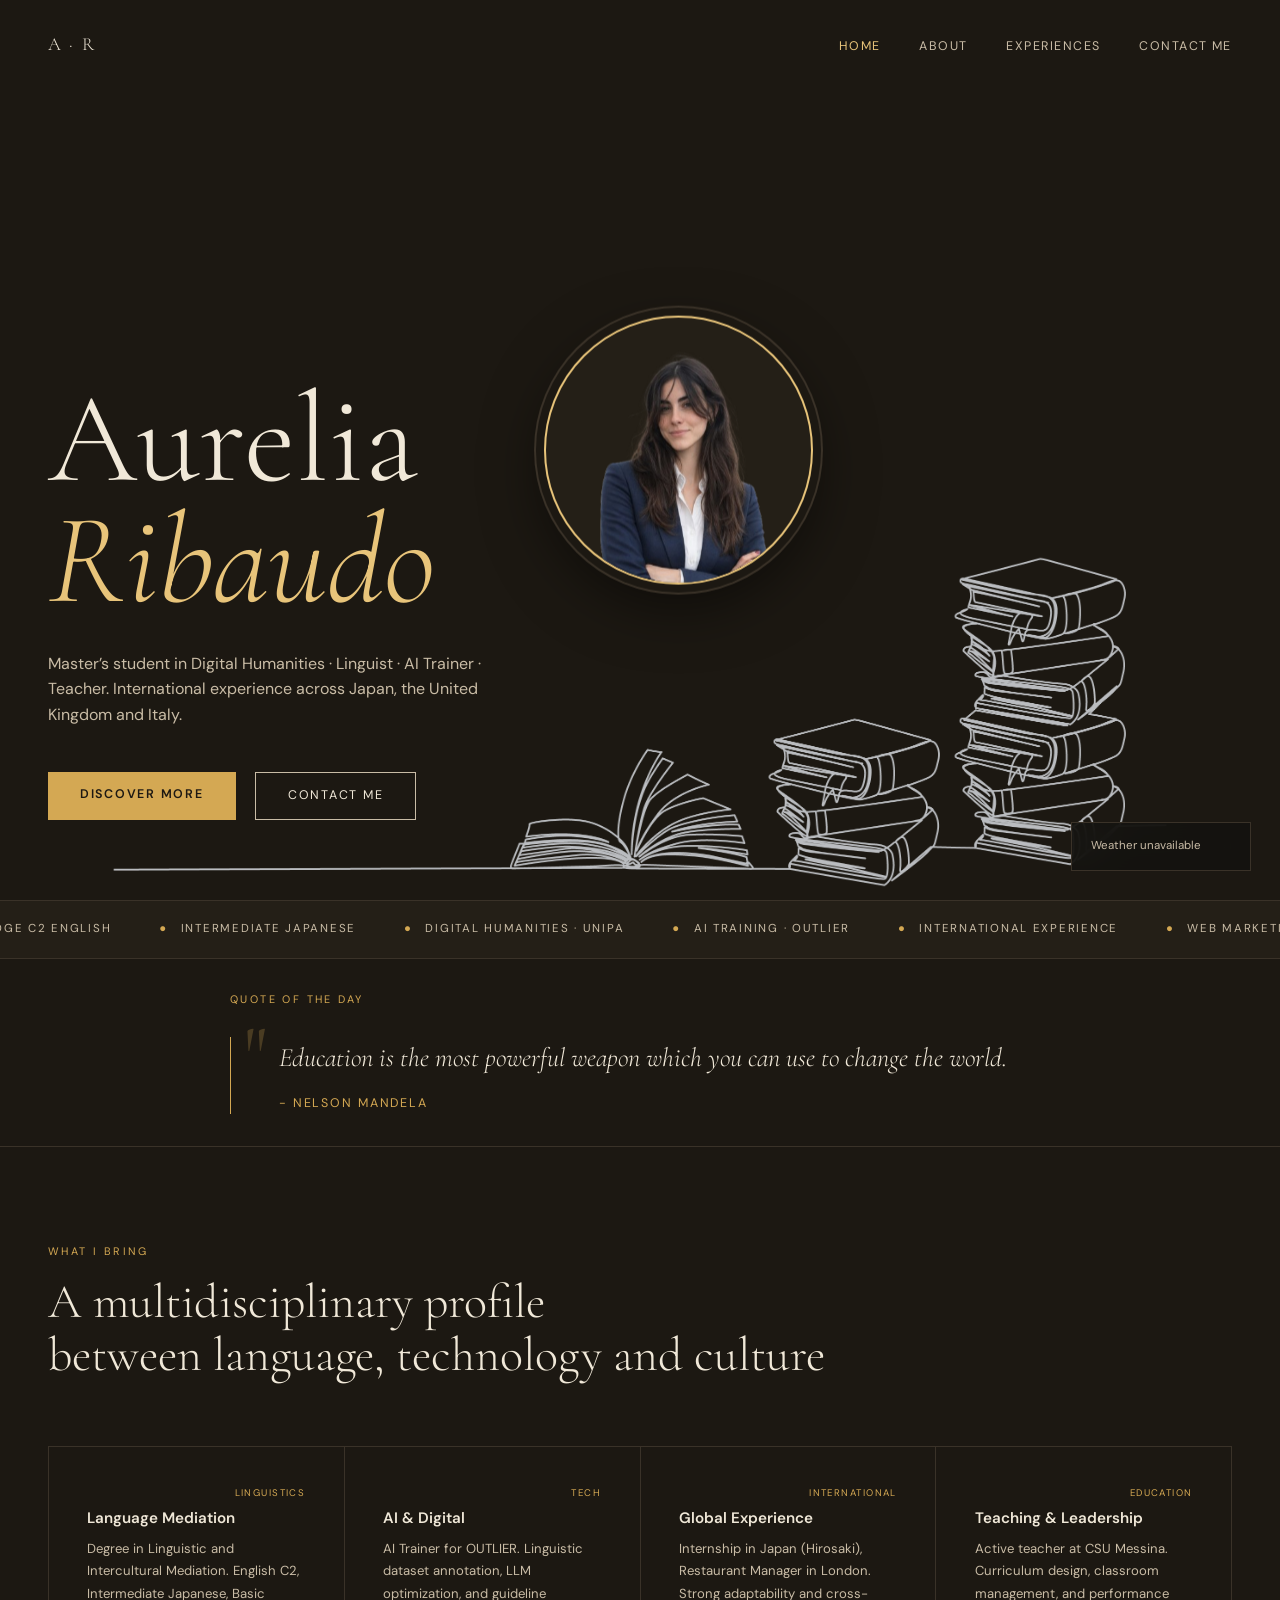
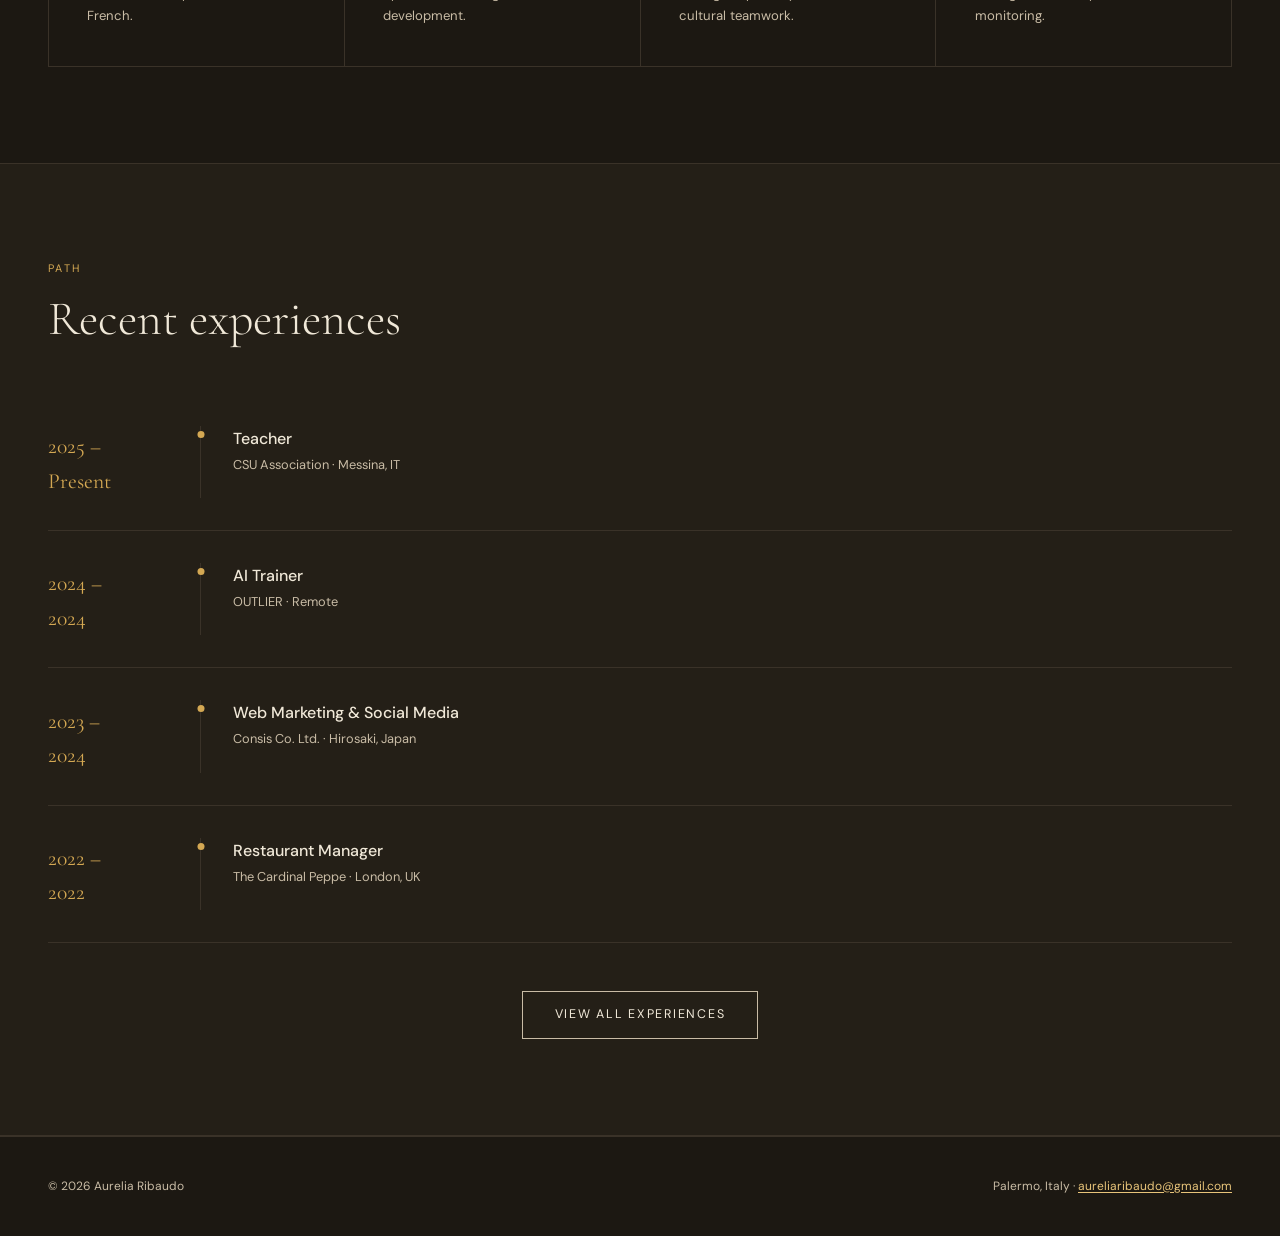
<file: index.html>
<!DOCTYPE html>
<html lang="en">
<head>
  <meta charset="UTF-8">
  <meta name="viewport" content="width=device-width, initial-scale=1.0">
  <title>Aurelia Ribaudo — Portfolio</title>
  <link rel="preconnect" href="https://fonts.googleapis.com">
  <link rel="preconnect" href="https://fonts.gstatic.com" crossorigin>
  <link href="https://fonts.googleapis.com/css2?family=Cormorant+Garamond:ital,wght@0,300;0,400;0,600;1,300;1,400&family=DM+Sans:wght@300;400;500&display=swap" rel="stylesheet">
  <link rel="stylesheet" href="css/global.css">
  <link rel="stylesheet" href="css/index.css">
  <!-- Privacy-friendly analytics by Plausible -->
  <script async src="https://plausible.io/js/pa-ynJrU2g9tJobPeS5Tlt5-.js"></script>
  <script>
    window.plausible=window.plausible||function(){(plausible.q=plausible.q||[]).push(arguments)},plausible.init=plausible.init||function(i){plausible.o=i||{}};
    plausible.init()
  </script>
</head>
<body>
<a class="skip-link" href="#main-content">Skip to main content</a>

<!-- NAV -->
<nav id="main-nav" aria-label="Main navigation">
  <a href="index.html" class="nav-logo">A · R<span class="sr-only">, Aurelia Ribaudo home page</span></a>
  <ul class="nav-links">
    <li><a href="index.html" class="active" aria-current="page">Home</a></li>
    <li><a href="about.html">About</a></li>
    <li><a href="projects.html">Experiences</a></li>
    <li><a href="contact.html">Contact me</a></li>
  </ul>
</nav>

<!-- WEATHER WIDGET -->
<div id="weather-widget" role="status" aria-live="polite" aria-atomic="true" aria-label="Current weather"></div>

<main id="main-content" tabindex="-1">

<!-- HERO -->
<section class="hero" aria-labelledby="home-title">
  <div class="hero-bg" aria-hidden="true"></div>
  <div class="hero-grid" aria-hidden="true"></div>
  <div class="hero-circle">
    <img src="images/propic.png" alt="Portrait of Aurelia Ribaudo">
  </div>
  <div class="hero-content">
    <h1 class="hero-name" id="home-title">Aurelia<br><em>Ribaudo</em></h1>
    <p class="hero-sub">Master’s student in Digital Humanities · Linguist · AI Trainer · Teacher. International experience across Japan, the United Kingdom and Italy.</p>
    <div class="hero-cta">
      <a href="about.html" class="btn btn-primary">Discover more</a>
      <a href="contact.html" class="btn btn-outline">Contact me</a>
    </div>
  </div>

</section>

<!-- STRIP -->
<section aria-labelledby="profile-highlights-title">
  <h2 class="sr-only" id="profile-highlights-title">Profile highlights</h2>
  <ul class="strip">
    <li class="strip-item"><span aria-hidden="true">●</span> Cambridge C2 English</li>
    <li class="strip-item"><span aria-hidden="true">●</span> Intermediate Japanese</li>
    <li class="strip-item"><span aria-hidden="true">●</span> Digital Humanities · UniPa</li>
    <li class="strip-item"><span aria-hidden="true">●</span> AI Training · OUTLIER</li>
    <li class="strip-item"><span aria-hidden="true">●</span> International Experience</li>
    <li class="strip-item"><span aria-hidden="true">●</span> Web Marketing · Japan</li>
  </ul>
</section>

<!-- QUOTE OF THE DAY -->
<section class="quote-section" aria-labelledby="quote-title">
  <div class="quote-inner">
    <p class="section-label" id="quote-title">Quote of the day</p>
    <div class="quote-wrapper">
      <span class="quote-mark" aria-hidden="true">"</span>
      <blockquote id="quote-text" class="quote-text" aria-live="polite">Loading…</blockquote>
      <p id="quote-author" class="quote-author">—</p>
    </div>
  </div>
</section>
<!-- FEATURES -->
<section class="features-section" aria-labelledby="features-title">
  <div class="features">
    <p class="section-label">What I bring</p>
    <h2 class="section-title" id="features-title">A multidisciplinary profile<br>between language, technology and culture</h2>
    <div class="features-grid">
      <div class="feature-card">
        <p class="feature-num" aria-hidden="true"></p>
        <p class="feature-tag">Linguistics</p>
        <h3 class="feature-title">Language Mediation</h3>
        <p class="feature-text">Degree in Linguistic and Intercultural Mediation. English C2, Intermediate Japanese, Basic French.</p>
      </div>
      <div class="feature-card">
        <p class="feature-num" aria-hidden="true"></p>
        <p class="feature-tag">Tech</p>
        <h3 class="feature-title">AI &amp; Digital</h3>
        <p class="feature-text">AI Trainer for OUTLIER. Linguistic dataset annotation, LLM optimization, and guideline development.</p>
      </div>
      <div class="feature-card">
        <p class="feature-num" aria-hidden="true"></p>
        <p class="feature-tag">International</p>
        <h3 class="feature-title">Global Experience</h3>
        <p class="feature-text">Internship in Japan (Hirosaki), Restaurant Manager in London. Strong adaptability and cross-cultural teamwork.</p>
      </div>
      <div class="feature-card">
        <p class="feature-num" aria-hidden="true"></p>
        <p class="feature-tag">Education</p>
        <h3 class="feature-title">Teaching &amp; Leadership</h3>
        <p class="feature-text">Active teacher at CSU Messina. Curriculum design, classroom management, and performance monitoring.</p>
      </div>
    </div>
  </div>
</section>

<!-- TIMELINE PREVIEW -->
<section class="timeline-section" aria-labelledby="timeline-title">
  <div class="timeline-preview">
    <p class="section-label">Path</p>
    <h2 class="section-title" id="timeline-title">Recent experiences</h2>
    <div class="timeline-items">
      <div class="tl-item">
        <p class="tl-date">2025 –<br>Present</p>
        <div class="tl-line" aria-hidden="true"></div>
        <div class="tl-body">
          <p class="tl-role">Teacher</p>
          <p class="tl-company">CSU Association · Messina, IT</p>
        </div>
      </div>
      <div class="tl-item">
        <p class="tl-date">2024 –<br>2024</p>
        <div class="tl-line" aria-hidden="true"></div>
        <div class="tl-body">
          <p class="tl-role">AI Trainer</p>
          <p class="tl-company">OUTLIER · Remote</p>
        </div>
      </div>
      <div class="tl-item">
        <p class="tl-date">2023 –<br>2024</p>
        <div class="tl-line" aria-hidden="true"></div>
        <div class="tl-body">
          <p class="tl-role">Web Marketing &amp; Social Media</p>
          <p class="tl-company">Consis Co. Ltd. · Hirosaki, Japan</p>
        </div>
      </div>
      <div class="tl-item">
        <p class="tl-date">2022 –<br>2022</p>
        <div class="tl-line" aria-hidden="true"></div>
        <div class="tl-body">
          <p class="tl-role">Restaurant Manager</p>
          <p class="tl-company">The Cardinal Peppe · London, UK</p>
        </div>
      </div>
    </div>
    <div class="cta-center">
      <a href="projects.html" class="btn btn-outline">View all experiences</a>
    </div>
  </div>
</section>

</main>

<!-- FOOTER -->
<footer>
  <span>© 2026 Aurelia Ribaudo</span>
  <span>Palermo, Italy · <a href="mailto:aureliaribaudo@gmail.com">aureliaribaudo@gmail.com</a></span>
</footer>

<script src="js/nav.js"></script>
<script src="js/weather.js"></script>
<script src="js/index.js"></script>
</body>
</html>
</file>
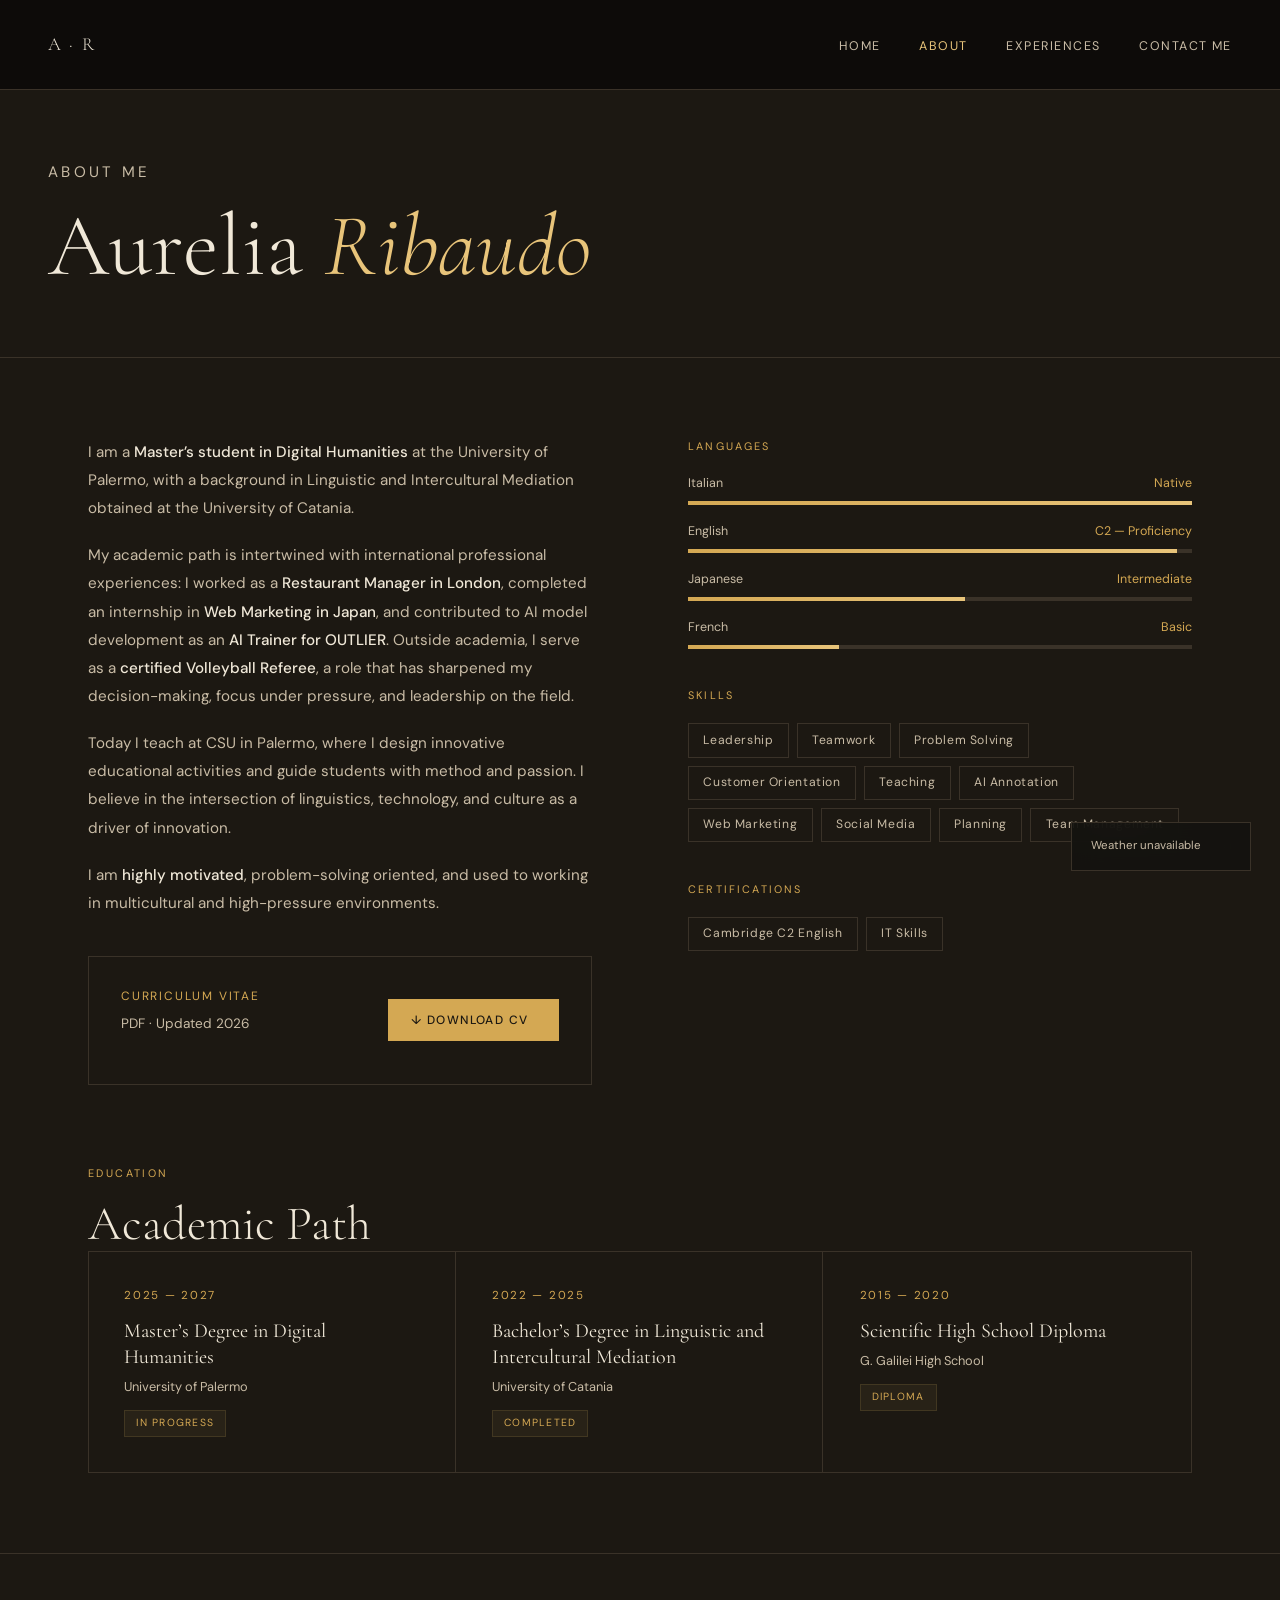
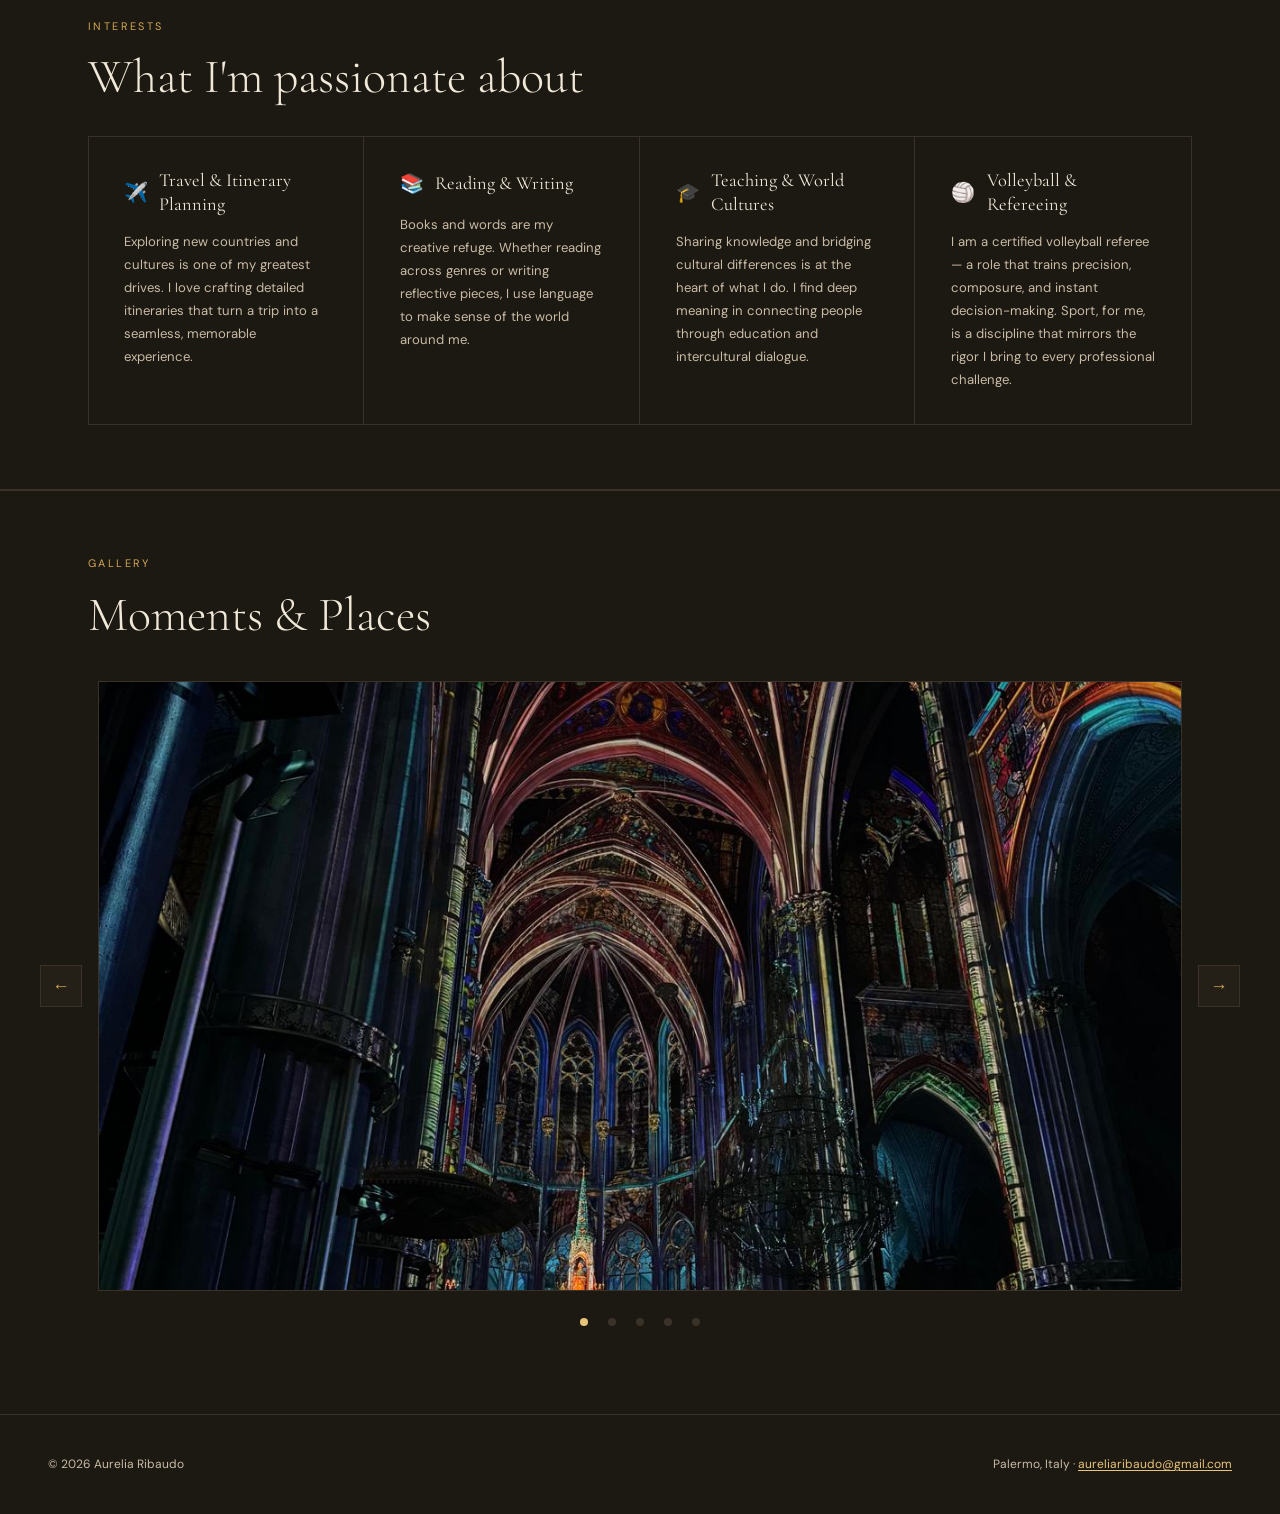
<file: about.html>
<!DOCTYPE html>
<html lang="en">
<head>
  <meta charset="UTF-8">
  <meta name="viewport" content="width=device-width, initial-scale=1.0">
  <title>About — Aurelia Ribaudo</title>
  <link rel="preconnect" href="https://fonts.googleapis.com">
  <link rel="preconnect" href="https://fonts.gstatic.com" crossorigin>
  <link href="https://fonts.googleapis.com/css2?family=Cormorant+Garamond:ital,wght@0,300;0,400;0,600;1,300;1,400&family=DM+Sans:wght@300;400;500&display=swap" rel="stylesheet">
  <link rel="stylesheet" href="css/global.css">
  <link rel="stylesheet" href="css/about.css">
  <!-- Privacy-friendly analytics by Plausible -->
  <script async src="https://plausible.io/js/pa-ynJrU2g9tJobPeS5Tlt5-.js"></script>
  <script>
    window.plausible=window.plausible||function(){(plausible.q=plausible.q||[]).push(arguments)},plausible.init=plausible.init||function(i){plausible.o=i||{}};
    plausible.init()
  </script>

</head>
<body>
<a class="skip-link" href="#main-content">Skip to main content</a>

<!-- NAV -->
<nav id="main-nav" class="solid" aria-label="Main navigation">
  <a href="index.html" class="nav-logo">A · R<span class="sr-only">, Aurelia Ribaudo home page</span></a>
  <ul class="nav-links">
    <li><a href="index.html">Home</a></li>
    <li><a href="about.html" class="active" aria-current="page">About</a></li>
    <li><a href="projects.html">Experiences</a></li>
    <li><a href="contact.html">Contact Me</a></li>
  </ul>
</nav>

<!-- WEATHER WIDGET -->
<div id="weather-widget" role="status" aria-live="polite" aria-atomic="true" aria-label="Current weather"></div>

<main id="main-content" tabindex="-1">

<!-- PAGE HEADER -->
<div class="page-header">
  <p class="label">About me</p>
  <h1 id="about-title">Aurelia <em>Ribaudo</em></h1>
</div>

<!-- ABOUT -->
<div class="about-section">
  <div class="about-grid">

    <!-- BIO -->
    <div class="about-body animate">
      <p>I am a <strong>Master’s student in Digital Humanities</strong> at the University of Palermo, with a background in Linguistic and Intercultural Mediation obtained at the University of Catania.</p>
      <p>My academic path is intertwined with international professional experiences: I worked as a <strong>Restaurant Manager in London</strong>, completed an internship in <strong>Web Marketing in Japan</strong>, and contributed to AI model development as an <strong>AI Trainer for OUTLIER</strong>. Outside academia, I serve as a <strong>certified Volleyball Referee</strong>, a role that has sharpened my decision-making, focus under pressure, and leadership on the field.</p>      <p>Today I teach at CSU in Palermo, where I design innovative educational activities and guide students with method and passion. I believe in the intersection of linguistics, technology, and culture as a driver of innovation.</p>
      <p>I am <strong>highly motivated</strong>, problem-solving oriented, and used to working in multicultural and high-pressure environments.</p>

      <div class="cv-download-card">
        <div class="cv-info">
          <p>Curriculum Vitae</p>
          <p>PDF · Updated 2026</p>
        </div>
        <a href="images/cvaurepdf.pdf" download class="btn-dl">
          ↓ Download CV<span class="sr-only"> PDF</span>
        </a>
      </div>
    </div>

    <!-- SKILLS -->
    <div class="skills-col animate delay-short">
      <div class="skill-group">
        <p class="skill-group-label">Languages</p>
        <div class="skill-bar-item">
          <div class="skill-bar-label"><span>Italian</span><span>Native</span></div>
          <progress class="skill-bar-track" value="100" max="100" aria-label="Italian language proficiency: Native">100%</progress>
        </div>
        <div class="skill-bar-item">
          <div class="skill-bar-label"><span>English</span><span>C2 — Proficiency</span></div>
          <progress class="skill-bar-track" value="97" max="100" aria-label="English language proficiency: C2 Proficiency">97%</progress>
        </div>
        <div class="skill-bar-item">
          <div class="skill-bar-label"><span>Japanese</span><span>Intermediate</span></div>
          <progress class="skill-bar-track" value="55" max="100" aria-label="Japanese language proficiency: Intermediate">55%</progress>
        </div>
        <div class="skill-bar-item">
          <div class="skill-bar-label"><span>French</span><span>Basic</span></div>
          <progress class="skill-bar-track" value="30" max="100" aria-label="French language proficiency: Basic">30%</progress>
        </div>
      </div>

      <div class="skill-group">
        <p class="skill-group-label">Skills</p>
        <div class="skill-tags">
          <span class="skill-tag">Leadership</span>
          <span class="skill-tag">Teamwork</span>
          <span class="skill-tag">Problem Solving</span>
          <span class="skill-tag">Customer Orientation</span>
          <span class="skill-tag">Teaching</span>
          <span class="skill-tag">AI Annotation</span>
          <span class="skill-tag">Web Marketing</span>
          <span class="skill-tag">Social Media</span>
          <span class="skill-tag">Planning</span>
          <span class="skill-tag">Team Management</span>
        </div>
      </div>

      <div class="skill-group">
        <p class="skill-group-label">Certifications</p>
        <div class="skill-tags">
          <span class="skill-tag">Cambridge C2 English</span>
          <span class="skill-tag">IT Skills</span>
        </div>
      </div>
    </div>
  </div>
</div>

<!-- EDUCATION -->
<div class="edu-section animate">
  <p class="section-label">Education</p>
  <h2 class="section-title">Academic Path</h2>
  <div class="edu-grid">
    <div class="edu-card">
      <p class="edu-years">2025 — 2027</p>
      <p class="edu-degree">Master’s Degree in Digital Humanities</p>
      <p class="edu-inst">University of Palermo</p>
      <span class="edu-badge">In progress</span>
    </div>
    <div class="edu-card">
      <p class="edu-years">2022 — 2025</p>
      <p class="edu-degree">Bachelor’s Degree in Linguistic and Intercultural Mediation</p>
      <p class="edu-inst">University of Catania</p>
      <span class="edu-badge">Completed</span>
    </div>
    <div class="edu-card">
      <p class="edu-years">2015 — 2020</p>
      <p class="edu-degree">Scientific High School Diploma</p>
      <p class="edu-inst">G. Galilei High School</p>
      <span class="edu-badge">Diploma</span>
    </div>
  </div>
</div>

<!-- INTERESTS -->
<div class="interests-section">
  <div class="interests-inner">
    <p class="section-label">Interests</p>
    <h2 class="section-title section-title-sm">What I'm passionate about</h2>
    <div class="interests-grid">

      <div class="interest-card">
        <div class="interest-card-header">
          <span class="interest-icon" aria-hidden="true">✈️</span>
          <h3 class="interest-card-title">Travel &amp; Itinerary Planning</h3>
        </div>
        <p class="interest-card-desc">Exploring new countries and cultures is one of my greatest drives. I love crafting detailed itineraries that turn a trip into a seamless, memorable experience.</p>
      </div>

      <div class="interest-card">
        <div class="interest-card-header">
          <span class="interest-icon" aria-hidden="true">📚</span>
          <h3 class="interest-card-title">Reading &amp; Writing</h3>
        </div>
        <p class="interest-card-desc">Books and words are my creative refuge. Whether reading across genres or writing reflective pieces, I use language to make sense of the world around me.</p>
      </div>

      <div class="interest-card">
        <div class="interest-card-header">
          <span class="interest-icon" aria-hidden="true">🎓</span>
          <h3 class="interest-card-title">Teaching &amp; World Cultures</h3>
        </div>
        <p class="interest-card-desc">Sharing knowledge and bridging cultural differences is at the heart of what I do. I find deep meaning in connecting people through education and intercultural dialogue.</p>
      </div>
      <div class="interest-card">

      <div class="interest-card-header">
        <span class="interest-icon" aria-hidden="true">🏐</span>
        <h3 class="interest-card-title">Volleyball &amp; Refereeing</h3>
      </div>
      <p class="interest-card-desc">I am a certified volleyball referee — a role that trains precision, composure, and instant decision-making. Sport, for me, is a discipline that mirrors the rigor I bring to every professional challenge.</p>
    </div>

    </div>
  </div>
</div>

<!-- GALLERY -->
<div class="gallery-section">
  <div class="gallery-inner">
    <p class="section-label">Gallery</p>
    <h2 class="section-title section-title-sm">Moments &amp; Places</h2>
  </div>
 <div class="gallery-track-wrapper">
  <button class="gallery-arrow left" id="galleryPrev" type="button" aria-label="Previous gallery image">&#8592;</button>
  <section class="gallery-track" id="galleryTrack" aria-label="Gallery: moments and places" aria-live="polite">
    <div class="gallery-slide"><img src="images/img1.jpeg" alt="Illuminated Gothic church interior with vaulted ceiling and stained glass"></div>
    <div class="gallery-slide"><img src="images/img2.jpeg" alt="City view through large palace windows overlooking gardens"></div>
    <div class="gallery-slide"><img src="images/img3.jpeg" alt="Historic palace facade with green domes and a horse carriage"></div>
    <div class="gallery-slide"><img src="images/img4.jpeg" alt="Two red mugs at a Christmas market with a decorated tree in the background"></div>
    <div class="gallery-slide"><img src="images/img5.jpeg" alt="Breakfast with croissant and coffee in front of a Christmas tree"></div>
  </section>
  <button class="gallery-arrow right" id="galleryNext" type="button" aria-label="Next gallery image">&#8594;</button>
</div>
<div class="gallery-dots" role="group" aria-label="Choose gallery image"></div>
</div>

</main>

<!-- FOOTER -->
<footer>
  <span>© 2026 Aurelia Ribaudo</span>
  <span>Palermo, Italy · <a href="mailto:aureliaribaudo@gmail.com">aureliaribaudo@gmail.com</a></span>
</footer>

<script src="js/nav.js"></script>
<script src="js/weather.js"></script>
<script src="js/about.js"></script>
</body>
</html>
</file>
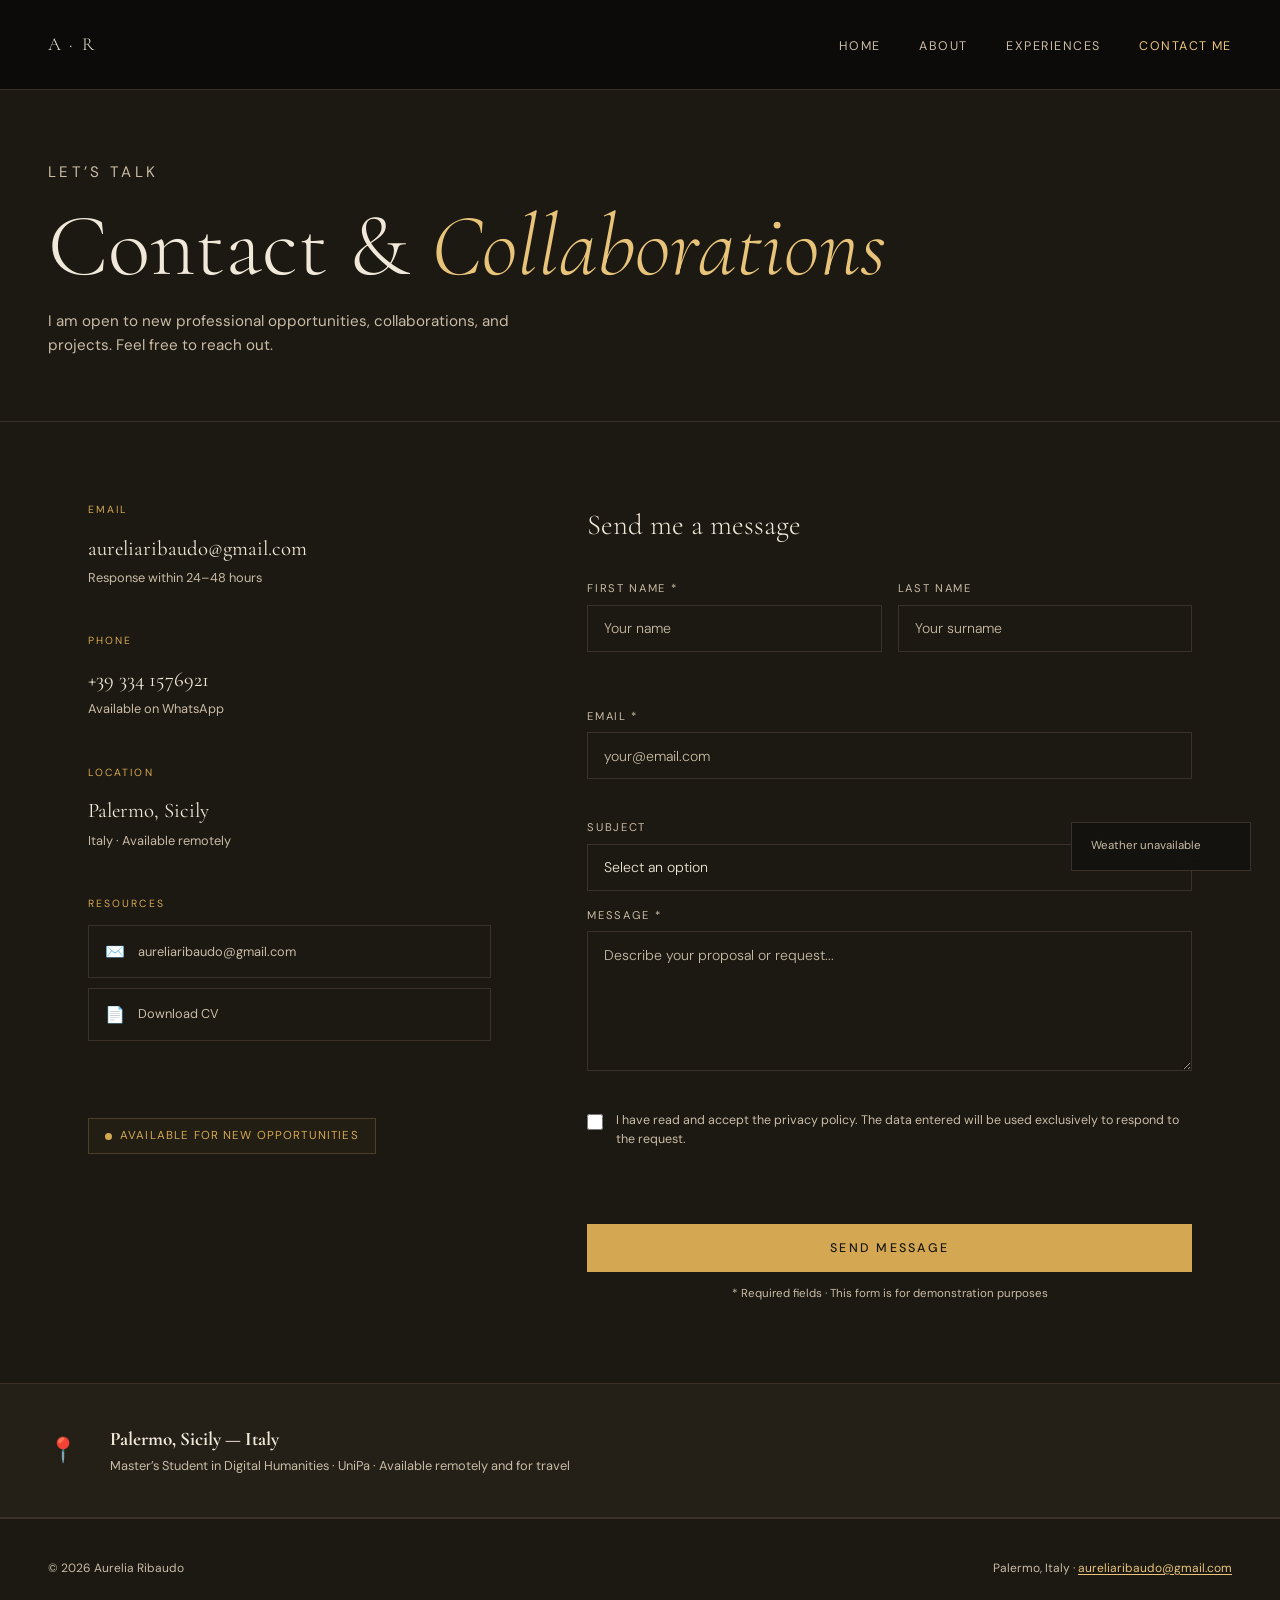
<file: contact.html>
<!DOCTYPE html>
<html lang="en">
<head>
  <meta charset="UTF-8">
  <meta name="viewport" content="width=device-width, initial-scale=1.0">
  <title>Contact — Aurelia Ribaudo</title>
  <link rel="preconnect" href="https://fonts.googleapis.com">
  <link rel="preconnect" href="https://fonts.gstatic.com" crossorigin>
  <link href="https://fonts.googleapis.com/css2?family=Cormorant+Garamond:ital,wght@0,300;0,400;0,600;1,300;1,400&family=DM+Sans:wght@300;400;500&display=swap" rel="stylesheet">
  <link rel="stylesheet" href="css/global.css">
  <link rel="stylesheet" href="css/contact.css">
  <!-- Privacy-friendly analytics by Plausible -->
  <script async src="https://plausible.io/js/pa-ynJrU2g9tJobPeS5Tlt5-.js"></script>
  <script>
    window.plausible=window.plausible||function(){(plausible.q=plausible.q||[]).push(arguments)},plausible.init=plausible.init||function(i){plausible.o=i||{}};
    plausible.init()
  </script>

</head>
<body>
<a class="skip-link" href="#main-content">Skip to main content</a>

<!-- NAV -->
<nav id="main-nav" class="solid" aria-label="Main navigation">
  <a href="index.html" class="nav-logo">A · R<span class="sr-only">, Aurelia Ribaudo home page</span></a>
  <ul class="nav-links">
    <li><a href="index.html">Home</a></li>
    <li><a href="about.html">About</a></li>
    <li><a href="projects.html">Experiences</a></li>
    <li><a href="contact.html" class="active" aria-current="page">Contact Me</a></li>
  </ul>
</nav>

<!-- WEATHER WIDGET -->
<div id="weather-widget" role="status" aria-live="polite" aria-atomic="true" aria-label="Current weather"></div>

<main id="main-content" tabindex="-1">

<!-- PAGE HEADER -->
<div class="page-header">
  <p class="label">Let’s talk</p>
  <h1>Contact &amp; <em>Collaborations</em></h1>
  <p>I am open to new professional opportunities, collaborations, and projects. Feel free to reach out.</p>
</div>

<!-- CONTACT SECTION -->
<div class="contact-section">
  <div class="contact-grid">

    <!-- INFO -->
    <div class="info-col animate">
      <div class="info-block">
        <p class="info-block-label">Email</p>
        <a href="mailto:aureliaribaudo@gmail.com" class="info-block-value">aureliaribaudo@gmail.com</a>
        <p class="info-block-sub">Response within 24–48 hours</p>
      </div>
      <div class="info-block">
        <p class="info-block-label">Phone</p>
        <a href="tel:+393341576921" class="info-block-value">+39&nbsp;334&nbsp;1576921</a>
        <p class="info-block-sub">Available on WhatsApp</p>
      </div>
      <div class="info-block">
        <p class="info-block-label">Location</p>
        <span class="info-block-value no-link">Palermo, Sicily</span>
        <p class="info-block-sub">Italy · Available remotely</p>
      </div>

      <div class="info-block">
        <p class="info-block-label">Resources</p>
        <div class="social-links">
          <a href="mailto:aureliaribaudo@gmail.com" class="social-link" aria-label="Send an email to aureliaribaudo@gmail.com">
            <span class="social-icon" aria-hidden="true">✉️</span> aureliaribaudo@gmail.com
          </a>
          <a href="images/cvaurepdf.pdf" download class="social-link">
            <span class="social-icon" aria-hidden="true">📄</span> Download CV<span class="sr-only"> PDF</span>
          </a>
        </div>
      </div>

      <div class="availability-badge">
        <span class="availability-dot" aria-hidden="true"></span>
        Available for new opportunities
      </div>
    </div>

    <!-- FORM -->
    <div class="form-col animate delay-short">
      <h2 class="form-title">Send me a message</h2>

      <form id="contact-form" novalidate aria-describedby="form-status form-note">
        <div class="form-row">
          <div class="form-group">
            <label class="form-label" for="fname">First Name *</label>
            <input class="form-input" type="text" id="fname" name="fname" placeholder="Your name" autocomplete="given-name" required aria-describedby="fname-error">
            <span class="field-error" id="fname-error"></span>
          </div>
          <div class="form-group">
            <label class="form-label" for="lname">Last Name</label>
            <input class="form-input" type="text" id="lname" name="lname" placeholder="Your surname" autocomplete="family-name">
          </div>
        </div>

        <div class="form-group">
          <label class="form-label" for="email">Email *</label>
          <input class="form-input" type="email" id="email" name="email" placeholder="your@email.com" autocomplete="email" required aria-describedby="email-error">
          <span class="field-error" id="email-error"></span>
        </div>

        <div class="form-group">
          <label class="form-label" for="subject">Subject</label>
          <select class="form-select" id="subject" name="subject">
            <option value="" disabled selected>Select an option</option>
            <option>Job opportunity</option>
            <option>Academic collaboration</option>
            <option>Freelance project</option>
            <option>Other</option>
          </select>
        </div>

        <div class="form-group">
          <label class="form-label" for="message">Message *</label>
          <textarea class="form-textarea" id="message" name="message" placeholder="Describe your proposal or request..." required aria-describedby="message-error"></textarea>
          <span class="field-error" id="message-error"></span>
        </div>

        <div class="form-check">
          <input type="checkbox" id="privacy" name="privacy" required aria-describedby="privacy-error">
          <label for="privacy">I have read and accept the privacy policy. The data entered will be used exclusively to respond to the request.</label>
        </div>
        <span class="field-error" id="privacy-error"></span>

        <p class="form-status" id="form-status" role="status" aria-live="polite"></p>
        <button class="btn-submit" id="submit-btn" type="submit">Send Message</button>
        <p class="form-note" id="form-note">* Required fields · This form is for demonstration purposes</p>
      </form>

      <div class="success-msg" id="success-msg" role="status" aria-live="polite" tabindex="-1">
        <h3>Message sent ✓</h3>
        <p>Thank you for contacting me. I will get back to you as soon as possible!</p>
      </div>
    </div>

  </div>
</div>

<!-- LOCATION STRIP -->
<div class="location-strip">
  <span class="loc-pin" aria-hidden="true">📍</span>
  <div class="loc-text">
    <h3>Palermo, Sicily — Italy</h3>
    <p>Master’s Student in Digital Humanities · UniPa · Available remotely and for travel</p>
  </div>
</div>

</main>

<!-- FOOTER -->
<footer>
  <span>© 2026 Aurelia Ribaudo</span>
  <span>Palermo, Italy · <a href="mailto:aureliaribaudo@gmail.com">aureliaribaudo@gmail.com</a></span>
</footer>

<script src="js/nav.js"></script>
<script src="js/weather.js"></script>
<script src="js/contact.js"></script>
</body>
</html>
</file>
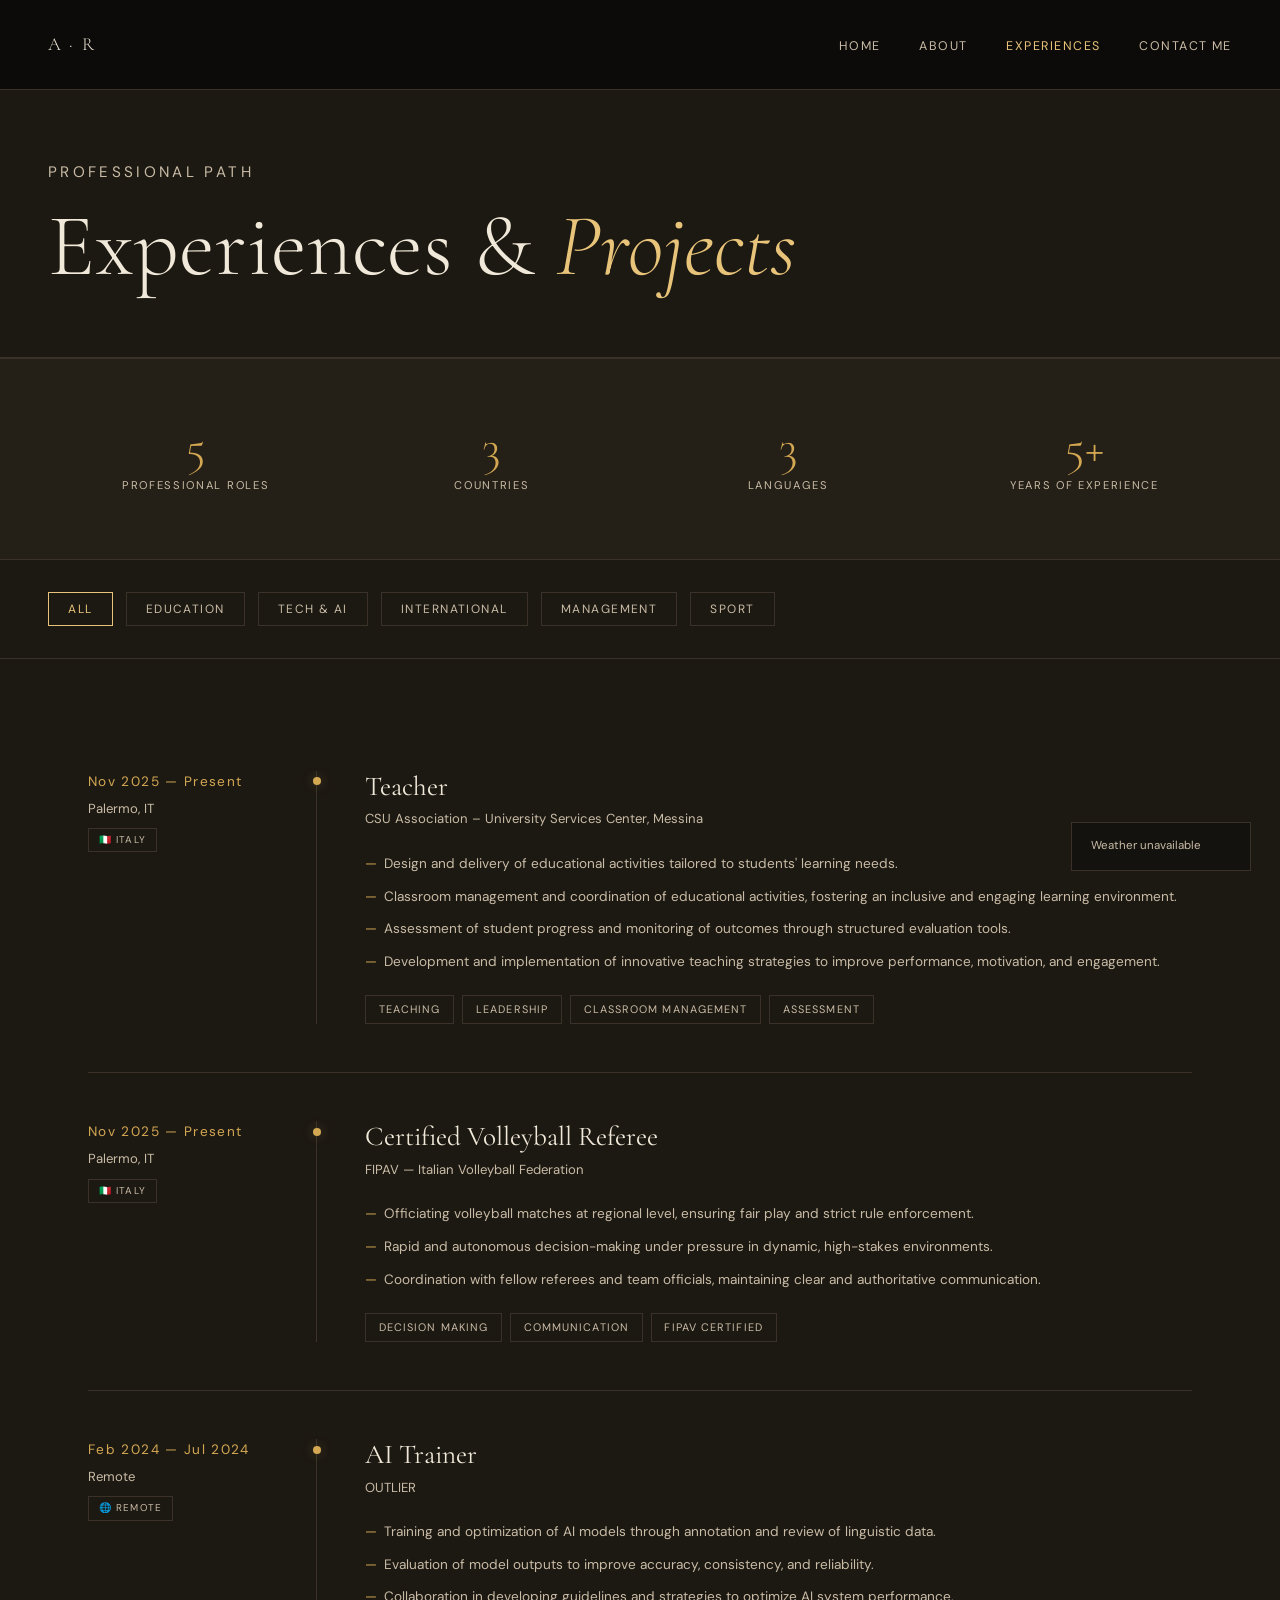
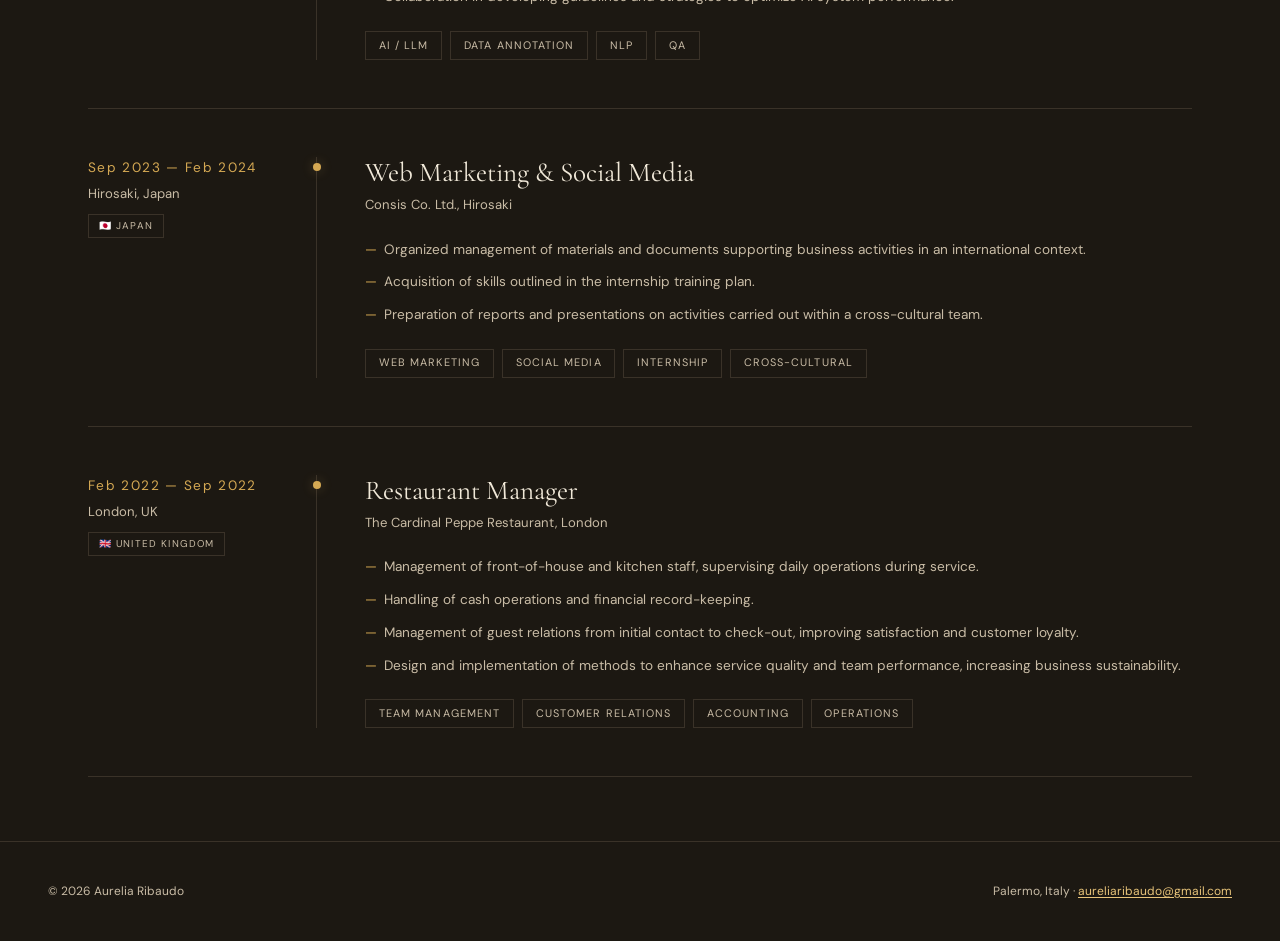
<file: projects.html>
<!DOCTYPE html>
<html lang="en">
<head>
  <meta charset="UTF-8">
  <meta name="viewport" content="width=device-width, initial-scale=1.0">
  <title>Experiences — Aurelia Ribaudo</title>
  <link rel="preconnect" href="https://fonts.googleapis.com">
  <link rel="preconnect" href="https://fonts.gstatic.com" crossorigin>
  <link href="https://fonts.googleapis.com/css2?family=Cormorant+Garamond:ital,wght@0,300;0,400;0,600;1,300;1,400&family=DM+Sans:wght@300;400;500&display=swap" rel="stylesheet">
  <link rel="stylesheet" href="css/global.css">
  <link rel="stylesheet" href="css/projects.css">
  <!-- Privacy-friendly analytics by Plausible -->
  <script async src="https://plausible.io/js/pa-ynJrU2g9tJobPeS5Tlt5-.js"></script>
  <script>
    window.plausible=window.plausible||function(){(plausible.q=plausible.q||[]).push(arguments)},plausible.init=plausible.init||function(i){plausible.o=i||{}};
    plausible.init()
  </script>

</head>
<body>
<a class="skip-link" href="#main-content">Skip to main content</a>

<!-- NAV -->
<nav id="main-nav" class="solid" aria-label="Main navigation">
  <a href="index.html" class="nav-logo">A · R<span class="sr-only">, Aurelia Ribaudo home page</span></a>
  <ul class="nav-links">
    <li><a href="index.html">Home</a></li>
    <li><a href="about.html">About</a></li>
    <li><a href="projects.html" class="active" aria-current="page">Experiences</a></li>
    <li><a href="contact.html">Contact Me</a></li>
  </ul>
</nav>

<!-- WEATHER WIDGET -->
<div id="weather-widget" role="status" aria-live="polite" aria-atomic="true" aria-label="Current weather"></div>

<main id="main-content" tabindex="-1">

<!-- PAGE HEADER -->
<div class="page-header">
  <p class="label">Professional path</p>
  <h1>Experiences &amp; <em>Projects</em></h1>
</div>

<!-- STATS BAR -->
<section aria-labelledby="experience-summary-title">
  <h2 class="sr-only" id="experience-summary-title">Experience summary</h2>
  <ul class="stats-bar">
    <li class="stat"><p class="stat-num">5</p><p class="stat-label">Professional Roles</p></li>
    <li class="stat"><p class="stat-num">3</p><p class="stat-label">Countries</p></li>
    <li class="stat"><p class="stat-num">3</p><p class="stat-label">Languages</p></li>
    <li class="stat"><p class="stat-num">5+</p><p class="stat-label">Years of Experience</p></li>
  </ul>
</section>

<!-- FILTER -->
<div class="filter-bar" role="group" aria-label="Filter experiences by category">
  <button class="filter-btn active" type="button" data-filter="all" aria-pressed="true">All</button>
  <button class="filter-btn" type="button" data-filter="educazione" aria-pressed="false">Education</button>
  <button class="filter-btn" type="button" data-filter="tech" aria-pressed="false">Tech &amp; AI</button>
  <button class="filter-btn" type="button" data-filter="internazionale" aria-pressed="false">International</button>
  <button class="filter-btn" type="button" data-filter="management" aria-pressed="false">Management</button>
  <button class="filter-btn" type="button" data-filter="sport" aria-pressed="false">Sport</button>
</div>

<!-- EXPERIENCE CARDS -->
<div class="exp-section">
  <div class="exp-grid">

  <div class="exp-card" data-cat="educazione">
    <div class="exp-meta">
      <p class="exp-period">Nov 2025 — Present</p>
      <p class="exp-location">Palermo, IT</p>
      <span class="exp-country-tag">🇮🇹 Italy</span>
    </div>
    <div class="exp-vline" aria-hidden="true"></div>
    <div class="exp-body">
      <h2 class="exp-role">Teacher</h2>
      <p class="exp-company">CSU Association – University Services Center, Messina</p>
      <ul class="exp-bullets">
        <li>Design and delivery of educational activities tailored to students' learning needs.</li>
        <li>Classroom management and coordination of educational activities, fostering an inclusive and engaging learning environment.</li>
        <li>Assessment of student progress and monitoring of outcomes through structured evaluation tools.</li>
        <li>Development and implementation of innovative teaching strategies to improve performance, motivation, and engagement.</li>
      </ul>
      <div class="exp-tags">
        <span class="exp-tag">Teaching</span>
        <span class="exp-tag">Leadership</span>
        <span class="exp-tag">Classroom Management</span>
        <span class="exp-tag">Assessment</span>
      </div>

    </div>
  </div>

  <div class="exp-card" data-cat="sport">
    <div class="exp-meta">
      <p class="exp-period">Nov 2025 — Present</p>
      <p class="exp-location">Palermo, IT</p>
      <span class="exp-country-tag">🇮🇹 Italy</span>
    </div>
    <div class="exp-vline" aria-hidden="true"></div>
    <div class="exp-body">
      <h2 class="exp-role">Certified Volleyball Referee</h2>
      <p class="exp-company">FIPAV — Italian Volleyball Federation</p>
      <ul class="exp-bullets">
        <li>Officiating volleyball matches at regional level, ensuring fair play and strict rule enforcement.</li>
        <li>Rapid and autonomous decision-making under pressure in dynamic, high-stakes environments.</li>
        <li>Coordination with fellow referees and team officials, maintaining clear and authoritative communication.</li>
      </ul>
      <div class="exp-tags">
        <span class="exp-tag">Decision Making</span>
        <span class="exp-tag">Communication</span>
        <span class="exp-tag">FIPAV Certified</span>
      </div>
    </div>
  </div>


    <!-- OUTLIER -->
    <div class="exp-card" data-cat="tech">
      <div class="exp-meta">
        <p class="exp-period">Feb 2024 — Jul 2024</p>
        <p class="exp-location">Remote</p>
        <span class="exp-country-tag">🌐 Remote</span>
      </div>
      <div class="exp-vline" aria-hidden="true"></div>
      <div class="exp-body">
        <h2 class="exp-role">AI Trainer</h2>
        <p class="exp-company">OUTLIER</p>
        <ul class="exp-bullets">
          <li>Training and optimization of AI models through annotation and review of linguistic data.</li>
          <li>Evaluation of model outputs to improve accuracy, consistency, and reliability.</li>
          <li>Collaboration in developing guidelines and strategies to optimize AI system performance.</li>
        </ul>
        <div class="exp-tags">
          <span class="exp-tag">AI / LLM</span>
          <span class="exp-tag">Data Annotation</span>
          <span class="exp-tag">NLP</span>
          <span class="exp-tag">QA</span>
        </div>
      </div>
    </div>

    <!-- Japan -->
    <div class="exp-card" data-cat="internazionale">
      <div class="exp-meta">
        <p class="exp-period">Sep 2023 — Feb 2024</p>
        <p class="exp-location">Hirosaki, Japan</p>
        <span class="exp-country-tag">🇯🇵 Japan</span>
      </div>
      <div class="exp-vline" aria-hidden="true"></div>
      <div class="exp-body">
        <h2 class="exp-role">Web Marketing &amp; Social Media</h2>
        <p class="exp-company">Consis Co. Ltd., Hirosaki</p>
        <ul class="exp-bullets">
          <li>Organized management of materials and documents supporting business activities in an international context.</li>
          <li>Acquisition of skills outlined in the internship training plan.</li>
          <li>Preparation of reports and presentations on activities carried out within a cross-cultural team.</li>
        </ul>
        <div class="exp-tags">
          <span class="exp-tag">Web Marketing</span>
          <span class="exp-tag">Social Media</span>
          <span class="exp-tag">Internship</span>
          <span class="exp-tag">Cross-Cultural</span>
        </div>
      </div>
    </div>

    <!-- London -->
    <div class="exp-card" data-cat="management internazionale">
      <div class="exp-meta">
        <p class="exp-period">Feb 2022 — Sep 2022</p>
        <p class="exp-location">London, UK</p>
        <span class="exp-country-tag">🇬🇧 United Kingdom</span>
      </div>
      <div class="exp-vline" aria-hidden="true"></div>
      <div class="exp-body">
        <h2 class="exp-role">Restaurant Manager</h2>
        <p class="exp-company">The Cardinal Peppe Restaurant, London</p>
        <ul class="exp-bullets">
          <li>Management of front-of-house and kitchen staff, supervising daily operations during service.</li>
          <li>Handling of cash operations and financial record-keeping.</li>
          <li>Management of guest relations from initial contact to check-out, improving satisfaction and customer loyalty.</li>
          <li>Design and implementation of methods to enhance service quality and team performance, increasing business sustainability.</li>
        </ul>
        <div class="exp-tags">
          <span class="exp-tag">Team Management</span>
          <span class="exp-tag">Customer Relations</span>
          <span class="exp-tag">Accounting</span>
          <span class="exp-tag">Operations</span>
        </div>
      </div>
    </div>

  </div>
</div>

</main>

<!-- FOOTER -->
<footer>
  <span>© 2026 Aurelia Ribaudo</span>
  <span>Palermo, Italy · <a href="mailto:aureliaribaudo@gmail.com">aureliaribaudo@gmail.com</a></span>
</footer>

<script src="js/nav.js"></script>
<script src="js/weather.js"></script>
<script src="js/projects.js"></script>
</body>
</html>
</file>
<file: css/global.css>
/* ── RESET & ROOT ── */
*, *::before, *::after { box-sizing: border-box; margin: 0; padding: 0; }

:root {
  --bg:          #1c1812;          /* sfondo bruno scuro ma non nero */
  --surface:     #241f17;          /* superfici leggermente più chiare */
  --border:      #3a3228;          /* bordi visibili */
  --cream:       #f0e8d8;          /* testo principale: crema chiara, alto contrasto */
  --muted:       #c9bca6;          /* testo secondario: leggibile, non troppo fioco */
  --gold:        #d4a853;          /* accento oro vivo */
  --gold-light:  #e8c47a;          /* accento dorato più luminoso */
  --focus:       #f7d27a;
  --error:       #ff8f8f;
}

html { scroll-behavior: smooth; }

body {
  background: var(--bg);
  color: var(--cream);
  font-family: 'DM Sans', sans-serif;
  font-weight: 400;
  line-height: 1.6;
  overflow-x: hidden;
}

.skip-link {
  position: fixed;
  top: .75rem;
  left: .75rem;
  z-index: 1000;
  transform: translateY(-160%);
  background: var(--cream);
  color: var(--bg);
  padding: .75rem 1rem;
  font-size: .85rem;
  font-weight: 600;
  text-decoration: none;
  transition: transform .2s ease;
}

.skip-link:focus-visible { transform: translateY(0); }

.sr-only {
  position: absolute;
  width: 1px;
  height: 1px;
  padding: 0;
  margin: -1px;
  overflow: hidden;
  clip: rect(0, 0, 0, 0);
  white-space: nowrap;
  border: 0;
}

.delay-short { transition-delay: .15s; }

.section-title-sm { font-size: 1.8rem; }

:focus-visible {
  outline: 3px solid var(--focus);
  outline-offset: 4px;
}

main:focus { outline: none; }

/* ── NAV ── */
nav {
  position: fixed; top: 0; left: 0; width: 100%; z-index: 100;
  display: flex; align-items: center; justify-content: space-between;
  padding: 1.6rem 3rem;
  border-bottom: 1px solid transparent;
  transition: border-color .4s, background .4s;
}
nav.scrolled {
  background: rgba(12,11,9,.92);
  backdrop-filter: blur(12px);
  border-color: var(--border);
}
nav.solid {
  background: rgba(12,11,9,.92);
  backdrop-filter: blur(12px);
  border-color: var(--border);
}
.nav-logo {
  display: inline-flex;
  align-items: center;
  min-height: 24px;
  padding: .25rem 0;
  font-family: 'Cormorant Garamond', serif;
  font-size: 1.15rem; font-weight: 300;
  letter-spacing: .12em; color: var(--cream);
  text-decoration: none;
}
.nav-links { display: flex; gap: 2.4rem; list-style: none; }
.nav-links a {
  color: var(--muted); text-decoration: none;
  font-size: .78rem; letter-spacing: .12em; text-transform: uppercase;
  transition: color .3s;
}
.nav-links a:hover, .nav-links a.active, .nav-links a[aria-current="page"] { color: var(--gold-light); }

/* ── PAGE HEADER ── */
.page-header {
  padding: 9rem 3rem 4rem;
  border-bottom: 1px solid var(--border);
  position: relative; overflow: hidden;
}
.page-header::before {
  position: absolute; right: -1rem; top: 50%; transform: translateY(-50%);
  font-family: 'Cormorant Garamond', serif; font-size: 14vw; font-weight: 300;
  color: #c4a35a06; line-height: 1; pointer-events: none; white-space: nowrap;
}
.label {
  font-size: .68rem; letter-spacing: .22em;
  text-transform: uppercase; color: var(--gold); margin-bottom: 1rem;
}
.page-header h1 {
  font-family: 'Cormorant Garamond', serif;
  font-size: clamp(2.5rem, 7vw, 5.5rem);
  font-weight: 300; line-height: 1.05;
}
.page-header h1 em { font-style: italic; color: var(--gold-light); }
.page-header p { margin-top: 1rem; font-size: .95rem; color: var(--muted); max-width: 480px; }

/* ── SHARED SECTION UTILS ── */
.section-label {
  font-size: .68rem; letter-spacing: .22em;
  text-transform: uppercase; color: var(--gold); margin-bottom: 1rem;
}
.section-title {
  font-family: 'Cormorant Garamond', serif;
  font-size: clamp(1.8rem, 4vw, 3rem);
  font-weight: 300; line-height: 1.1;
}

/* ── BUTTONS ── */
.btn {
  display: inline-block; text-decoration: none;
  padding: .8rem 2rem; font-size: .78rem;
  letter-spacing: .14em; text-transform: uppercase;
  transition: all .3s;
}
.btn-primary { background: var(--gold); color: var(--bg); font-weight: 600; }
.btn-primary:hover { background: var(--gold-light); }
.btn-outline { border: 1px solid var(--muted); color: var(--cream); }
.btn-outline:hover { border-color: var(--gold); color: var(--gold); }

/* ── FOOTER ── */
footer {
  border-top: 1px solid var(--border);
  padding: 2.5rem 3rem;
  display: flex; justify-content: space-between; align-items: center;
  font-size: .75rem; color: var(--muted);
}
footer a { color: var(--gold-light); text-decoration: underline; text-underline-offset: .2em; }

/* ── ANIMATE UTILITY ── */
.animate {
  opacity: 0; transform: translateY(20px);
  transition: opacity .7s, transform .7s;
}
.animate.visible { opacity: 1; transform: translateY(0); }

/* ── WEATHER WIDGET ── */
#weather-widget {
  position: fixed; bottom: 1.8rem; right: 1.8rem; z-index: 200;
  background: rgba(20, 19, 16, .92);
  backdrop-filter: blur(14px);
  border: 1px solid var(--border);
  padding: .9rem 1.2rem;
  display: flex; align-items: center; gap: .9rem;
  min-width: 180px;
  opacity: 0; transform: translateY(10px);
  transition: opacity .5s, transform .5s, border-color .3s;
  cursor: default;
}
#weather-widget.loaded { opacity: 1; transform: translateY(0); }
#weather-widget:hover { border-color: var(--gold); }
.weather-icon { font-size: 1.5rem; line-height: 1; flex-shrink: 0; }
.weather-body { display: flex; flex-direction: column; gap: .05rem; }
.weather-temp {
  font-family: 'Cormorant Garamond', serif;
  font-size: 1.3rem; font-weight: 300; color: var(--cream); line-height: 1;
}
.weather-desc {
  font-size: .68rem; letter-spacing: .08em; text-transform: uppercase;
  color: var(--muted);
}
.weather-loc {
  font-size: .65rem; color: #cfcecb; letter-spacing: .06em;
}
.weather-error { font-size: .72rem; color: var(--muted); }

@media (prefers-reduced-motion: reduce) {
  html { scroll-behavior: auto; }
  *, *::before, *::after {
    animation-duration: .01ms !important;
    animation-iteration-count: 1 !important;
    scroll-behavior: auto !important;
    transition-duration: .01ms !important;
  }
}

/* ── ANIMATIONS ── */
@keyframes fadeUp { from { opacity: 0; transform: translateY(24px); } to { opacity: 1; transform: translateY(0); } }
@keyframes fadeIn { from { opacity: 0; } to { opacity: 1; } }
@keyframes pulse { 0%,100% { opacity: 1; } 50% { opacity: .3; } }

/* ── RESPONSIVE ── */
@media (max-width: 768px) {
  nav { padding: 1.2rem 1.5rem; }
  .page-header { padding: 7rem 1.5rem 3rem; }
  footer { flex-direction: column; gap: 1rem; text-align: center; padding: 2rem 1.5rem; }
  #weather-widget { bottom: 1rem; right: 1rem; padding: .7rem .9rem; min-width: 0; }
}
</file>
<file: css/index.css>
/* ── VARIABILI PALETTE MEDIA (beige scuro / contrasto alto) ── */
:root {
  --bg:          #1c1812;          /* sfondo bruno scuro ma non nero */
  --surface:     #241f17;          /* superfici leggermente più chiare */
  --border:      #3a3228;          /* bordi visibili */
  --cream:       #f0e8d8;          /* testo principale: crema chiara, alto contrasto */
  --muted:       #c9bca6;          /* testo secondario: leggibile, non troppo fioco */
  --gold:        #d4a853;          /* accento oro vivo */
  --gold-light:  #e8c47a;          /* accento dorato più luminoso */
}
/* ── HERO ── */
.hero {
  min-height: 100vh;
  min-height: 100svh;
  display: flex; flex-direction: column; justify-content: flex-end;
  padding: 7rem clamp(1.5rem, 4vw, 3rem) 5rem;
  position: relative; overflow: hidden;

  --hero-photo-size: clamp(170px, 20vw, 320px);
  --hero-photo-left: clamp(25rem, 43vw, 39rem);
  --hero-photo-top: 50%;
}
.hero-bg {
  position: absolute; inset: 0;
  background-image: url(../images/libri.png);
  background-position: center bottom;
  background-size: min(1120px, 92vw) auto;
  background-repeat: no-repeat;
  opacity: 0.8;
  mix-blend-mode: difference;
}
.hero-circle {
  position: absolute;
  left: var(--hero-photo-left);
  top: var(--hero-photo-top);
  transform: translateY(-50%);
  z-index: 3;

  width: var(--hero-photo-size);
  height: var(--hero-photo-size);
  border-radius: 50%;

  border: 2px solid var(--gold-light);
  box-shadow:
    0 0 0 8px var(--bg),
    0 0 0 10px var(--border),
    0 20px 60px rgba(0, 0, 0, .55);

  background: var(--surface);
  overflow: hidden;

  opacity: 0;
  animation: fadeIn 1s .9s forwards;
}
 
.hero-circle img {
  width: 100%;
  height: 100%;
  object-fit: cover;
  object-position: center top;
  display: block;
}

.hero-content {
  position: relative;
  z-index: 2;
  max-width: 820px;
}

.hero-tag {
  display: inline-block;
  font-size: .72rem; letter-spacing: .2em; text-transform: uppercase;
  color: var(--gold); margin-bottom: 1.6rem;
  opacity: 0; animation: fadeUp .8s .2s forwards;
}
.hero-name {
  font-family: 'Cormorant Garamond', serif;
  font-size: clamp(3.5rem, 10vw, 8rem);
  font-weight: 300; line-height: .95; color: var(--cream);
  opacity: 1; 
}
.hero-name em { font-style: italic; color: var(--gold-light); }
.hero-sub {
  margin-top: 1.8rem; font-size: 1rem; color: var(--muted); max-width: 480px;
  opacity: 0; animation: fadeUp .9s .6s forwards;
}
.hero-cta {
  margin-top: 2.8rem; display: flex; gap: 1.2rem; flex-wrap: wrap;
  opacity: 0; animation: fadeUp .9s .8s forwards;
}
.hero-scroll {
  position: absolute; bottom: 2.5rem; right: 3rem; z-index: 2;
  display: flex; flex-direction: column; align-items: center; gap: .5rem;
  opacity: 0; animation: fadeIn 1s 1.2s forwards;
}
.hero-scroll span {
  font-size: .65rem; letter-spacing: .18em; text-transform: uppercase;
  color: var(--muted); writing-mode: vertical-rl;
}
.scroll-line {
  width: 1px; height: 50px;
  background: linear-gradient(to bottom, var(--gold), transparent);
  animation: scrollPulse 2s infinite;
}
@keyframes scrollPulse { 0%,100% { opacity: .3; } 50% { opacity: 1; } }


/* ── STRIP ── */
.strip {
  border-top: 1px solid var(--border); border-bottom: 1px solid var(--border);
  padding: 1.2rem 3rem;
  display: flex; gap: 3rem; overflow: hidden;
  background: var(--surface);
  justify-content: center;
  list-style: none;
}
.strip-item { white-space: nowrap; font-size: .72rem; letter-spacing: .15em; text-transform: uppercase; color: var(--muted); }
.strip-item span { color: var(--gold); margin-right: .5rem; }


/* ── FEATURES ── */
.features-section { padding: 6rem 3rem; background: var(--bg); }
.features { max-width: 1200px; margin: 0 auto; }
.features-grid {
  display: grid; grid-template-columns: repeat(auto-fit, minmax(240px, 1fr));
  gap: 1px; margin-top: 4rem;
  border: 1px solid var(--border);
  background: var(--border);  /* fa sembrare i gap come linee */
}
.feature-card {
  padding: 2.4rem;
  background: var(--bg);
  position: relative; overflow: hidden; transition: background .3s;
}
.feature-card:hover { background: var(--surface); }
.feature-num {
  font-family: 'Cormorant Garamond', serif;
  font-size: 3rem; color: #c2bcbc; font-weight: 300; line-height: 1; margin-bottom: .8rem;
}
.feature-title { font-size: .95rem; font-weight: 600; color: var(--cream); margin-bottom: .5rem;padding-top:0.5rem; }
.feature-text { font-size: .82rem; color: var(--muted); line-height: 1.7; }
.feature-tag { position: absolute; top: 2.4rem; right: 2.4rem; font-size: .6rem; letter-spacing: .15em; text-transform: uppercase; color: var(--gold); }


/* ── TIMELINE PREVIEW ── */
.timeline-section {
  padding: 6rem 3rem;
  background: var(--surface);
  border-top: 1px solid var(--border);
  border-bottom: 1px solid var(--border);
}
.timeline-preview { max-width: 1200px; margin: 0 auto; }
.timeline-items { margin-top: 3rem; }
.tl-item {
  display: grid; grid-template-columns: 120px 1px 1fr;
  gap: 0 2rem; padding: 2rem 0;
  border-bottom: 1px solid var(--border);
  opacity: 0; transform: translateX(-20px);
  transition: opacity .6s, transform .6s;
}
.tl-item.visible { opacity: 1; transform: translateX(0); }
.tl-date { font-family: 'Cormorant Garamond', serif; font-size: 1.35rem; color: var(--gold); padding-top: .2rem; }
.tl-line { background: var(--border); position: relative; }
.tl-line::before {
  content: ''; position: absolute; top: .3rem; left: 50%; transform: translateX(-50%);
  width: 7px; height: 7px; border-radius: 50%; background: var(--gold);
}
.tl-role { font-size: 1rem; font-weight: 500; color: var(--cream); }
.tl-company { font-size: .8rem; color: var(--muted); margin-top: .2rem; }
.cta-center { text-align: center; margin-top: 3rem; }

/* ── QUOTE OF THE DAY ── */
.quote-section {
  padding: 2rem 3rem;
  background: var(--bg);
  border-bottom: 1px solid var(--border);
}
.quote-inner {
  max-width: 820px;
  margin: 0 auto;
}
.quote-wrapper {
  margin-top: 1.8rem;
  position: relative;
  padding-left: 3rem;
  border-left: 1px solid var(--gold);
}
.quote-mark {
  position: absolute;
  top: -1.4rem;
  left:0.8rem;
  font-family: 'Cormorant Garamond', serif;
  font-size: 5rem;
  line-height: 1;
  color: var(--gold);
  opacity: .25;
  pointer-events: none;
}
.quote-text {
  font-family: 'Cormorant Garamond', serif;
  font-size: clamp(1.2rem, 2.5vw, 1.65rem);
  font-style: italic;
  font-weight: 300;
  color: var(--cream);
  line-height: 1.6;
  margin: 0 0 .9rem 0;
  opacity: 0;
  transition: opacity .8s ease;
}
.quote-text.loaded { opacity: 1; }
.quote-author {
  font-size: .78rem;
  letter-spacing: .15em;
  text-transform: uppercase;
  color: var(--gold);
  margin: 0;
  opacity: 0;
  transition: opacity .8s ease .2s;
}
.quote-author.loaded { opacity: 1; }

@media (max-width: 768px) {
  .quote-section { padding: 3rem 1.5rem; }
}

@media (max-width: 768px) {
  .hero { padding: 0 1.5rem 4rem; }
  .strip { padding: 1rem 1.5rem; }
  .features-section { padding: 4rem 1.5rem; }
  .timeline-section { padding: 4rem 1.5rem; }
  .tl-item { grid-template-columns: 80px 1px 1fr; }
}
@media (max-width: 1280px) {
  .hero {
    --hero-photo-size: clamp(160px, 21vw, 270px);
    --hero-photo-left: clamp(22rem, 44vw, 34rem);
  }
}

/* Laptop piccolo */
@media (max-width: 1024px) {
  .hero {
    --hero-photo-size: clamp(150px, 22vw, 220px);
    --hero-photo-left: clamp(19rem, 43vw, 26rem);
    --hero-photo-top: 45%;
  }
}

/* Tablet */
@media (max-width: 860px) {
  .hero {
    min-height: auto;
    justify-content: flex-start;
    padding: 7rem 1.5rem 4rem;
    --hero-photo-size: 160px;
  }

  .hero-circle {
    position: relative;
    inset: auto;
    align-self: flex-end;
    transform: none;
    margin: 0 0 2rem;
  }

  .hero-content {
    max-width: min(560px, 100%);
  }
}

/* Mobile */
@media (max-width: 600px) {
  .hero {
    min-height: auto;
    justify-content: flex-start;
    padding: 7rem 1.5rem 4rem;
    --hero-photo-size: 132px;
  }

  .hero-circle {
    position: relative;
    inset: auto;
    align-self: center;
    transform: none;
    margin: 0 auto 2rem;
    opacity: 0;
    animation: fadeIn .7s .2s forwards;
  }

  .hero-content {
    max-width: 100%;
  }
}
</file>
<file: css/about.css>
:root {
  --bg:          #1c1812;          /* sfondo bruno scuro ma non nero */
  --surface:     #241f17;          /* superfici leggermente più chiare */
  --border:      #3a3228;          /* bordi visibili */
  --cream:       #f0e8d8;          /* testo principale: crema chiara, alto contrasto */
  --muted:       #c9bca6;          /* testo secondario: leggibile, non troppo fioco */
  --gold:        #d4a853;          /* accento oro vivo */
  --gold-light:  #e8c47a;          /* accento dorato più luminoso */
}/* ── ABOUT SECTION ── */
.about-section { padding: 5rem 3rem; max-width: 1200px; margin: 0 auto; }
.about-grid { display: grid; grid-template-columns: 1fr 1fr; gap: 6rem; align-items: start; }

.about-body p { color: var(--muted); font-size: .95rem; line-height: 1.85; margin-bottom: 1.2rem; }
.about-body p strong { color: var(--cream); font-weight: 500; }

/* CV Download Card */
.cv-download-card {
  margin-top: 2.4rem;
  border: 1px solid var(--border);
  padding: 1.8rem 2rem;
  display: flex; align-items: center; justify-content: space-between; gap: 1rem;
  transition: border-color .3s;
}
.cv-download-card:hover { border-color: var(--gold); }
.cv-info p:first-child {
  font-size: .75rem; letter-spacing: .15em; text-transform: uppercase;
  color: var(--gold); margin-bottom: .2rem;
}
.cv-info p:last-child { font-size: .85rem; color: var(--muted); }
.btn-dl {
  display: inline-flex; align-items: center; gap: .5rem;
  background: var(--gold); color: var(--bg);
  padding: .7rem 1.4rem;
  font-size: .75rem; letter-spacing: .12em; text-transform: uppercase; font-weight: 500;
  text-decoration: none; white-space: nowrap; transition: background .3s;
}
.btn-dl:hover { background: var(--gold-light); }

/* ── SKILLS COL ── */
.skill-group { margin-bottom: 2.4rem; }
.skill-group-label { font-size: .68rem; letter-spacing: .2em; text-transform: uppercase; color: var(--gold); margin-bottom: 1.2rem; }

.skill-tags { display: flex; flex-wrap: wrap; gap: .5rem; }
.skill-tag {
  padding: .4rem .9rem; border: 1px solid var(--border);
  font-size: .76rem; color: var(--muted); letter-spacing: .05em; transition: all .25s;
}
.skill-tag:hover { border-color: var(--gold); color: var(--cream); }

.skill-bar-item { margin-bottom: 1.1rem; }
.skill-bar-label {
  display: flex; justify-content: space-between;
  font-size: .78rem; color: var(--muted); margin-bottom: .4rem;
}
.skill-bar-label span:last-child { color: var(--gold); }
.skill-bar-track {
  display: block;
  width: 100%;
  height: 4px;
  background: var(--border);
  border: 0;
  position: relative;
  appearance: none;
  -webkit-appearance: none;
}
.skill-bar-track::-webkit-progress-bar { background: var(--border); }
.skill-bar-track::-webkit-progress-value { background: linear-gradient(90deg, var(--gold), var(--gold-light)); }
.skill-bar-track::-moz-progress-bar { background: linear-gradient(90deg, var(--gold), var(--gold-light)); }
.skill-bar-fill {
  height: 1px;
  background: linear-gradient(90deg, var(--gold), var(--gold-light));
  width: 0; transition: width 1.2s ease;
}

/* ── EDUCATION ── */
.edu-section { padding: 0 3rem 5rem; max-width: 1200px; margin: 0 auto; }
.edu-grid {
  display: grid; grid-template-columns: repeat(auto-fit, minmax(280px, 1fr));
  gap: 1px; border: 1px solid var(--border);
}
.edu-card {
  padding: 2.2rem; border-right: 1px solid var(--border);
  transition: background .3s;
}
.edu-card:last-child { border-right: none; }
.edu-card:hover { background: var(--surface); }
.edu-years { font-size: .72rem; letter-spacing: .15em; text-transform: uppercase; color: var(--gold); margin-bottom: .8rem; }
.edu-degree { font-family: 'Cormorant Garamond', serif; font-size: 1.25rem; line-height: 1.3; color: var(--cream); margin-bottom: .4rem; }
.edu-inst { font-size: .8rem; color: var(--muted); }
.edu-badge {
  display: inline-block; margin-top: .8rem;
  padding: .25rem .7rem;
  background: #c4a35a12; border: 1px solid #c4a35a28;
  color: var(--gold); font-size: .65rem; letter-spacing: .12em; text-transform: uppercase;
}

/* ── INTERESTS ── */
.interests-section {
  padding: 4rem 0;               
  background: var(--bg);
  border-top: 1px solid var(--border);
  border-bottom: 1px solid var(--border);
}

.interests-inner {
  max-width: 1200px;
  margin: 0 auto;
  padding: 0 3rem;             
}
.interests-grid {
  display: grid;
  grid-template-columns: repeat(auto-fit, minmax(260px, 1fr));
  gap: 1px;
  border: 1px solid var(--border);
  margin-top: 2rem;
}

.interest-card {
  padding: 2rem 2.2rem;
  border-right: 1px solid var(--border);
  transition: background .3s;
}
.interest-card:last-child { border-right: none; }
.interest-card:hover { background: rgba(212, 168, 83, 0.04); }

.interest-card-header {
  display: flex;
  align-items: center;
  gap: .7rem;
  margin-bottom: .9rem;
}

.interest-icon { font-size: 1.2rem; }

.interest-card-title {
  font-family: 'Cormorant Garamond', serif;
  font-size: 1.15rem;
  font-weight: 400;
  color: var(--cream);
  line-height: 1.3;
}

.interest-card-desc {
  font-size: .82rem;
  color: var(--muted);
  line-height: 1.75;
}
/* ── GALLERY ── */
.gallery-section {
  padding: 4rem 0 5rem;
  background: var(--bg);
  border-top: 1px solid var(--border);
}
.gallery-inner {
  max-width: 1200px;
  margin: 0 auto 2.5rem;
  padding: 0 3rem;
}

.gallery-track-wrapper {
  position: relative;
  max-width: 1200px;
  margin: 0 auto;
  padding: 0 0rem;
  display: flex;
  align-items: center;
  gap: 1rem;
}

.gallery-track {
  flex: 1;
  overflow: hidden;              /* nasconde tutto tranne la slide attiva */
  border: 1px solid var(--border);
  aspect-ratio: 16 / 9;         /* proporzione del rettangolo */
  position: relative;
}

.gallery-slide {
  position: absolute;
  inset: 0;
  opacity: 0;
  transition: opacity .6s ease;
}
.gallery-slide.active { opacity: 1; }

.gallery-slide img {
  width: 100%;
  height: 100%;
  object-fit: cover;             /* riempie il rettangolo senza distorcere */
  display: block;
}

/* Frecce */
.gallery-arrow {
  flex-shrink: 0;
  background: var(--surface);
  border: 1px solid var(--border);
  color: var(--gold);
  width: 42px; height: 42px;
  font-size: 1.1rem;
  cursor: pointer;
  transition: all .25s;
  display: flex; align-items: center; justify-content: center;
}
.gallery-arrow:hover { background: var(--gold); color: var(--bg); border-color: var(--gold); }

/* Dots */
.gallery-dots {
  display: flex;
  justify-content: center;
  gap: .25rem;
  margin-top: 1.2rem;
}
.gallery-dot {
  width: 24px; height: 24px;
  border-radius: 50%;
  border: 0;
  background: transparent;
  cursor: pointer;
  display: block;
  padding: 0;
  position: relative;
  transition: background .3s;
}
.gallery-dot::before {
  content: '';
  position: absolute;
  top: 50%;
  left: 50%;
  width: 8px;
  height: 8px;
  border-radius: 50%;
  background: var(--border);
  transform: translate(-50%, -50%);
}
.gallery-dot.active::before, .gallery-dot[aria-current="true"]::before { background: var(--gold-light); }

@media (max-width: 768px) {
  .gallery-inner  { padding: 0 1.5rem; }
  .gallery-track-wrapper { padding: 0 1.5rem; }
  .gallery-arrow  { width: 34px; height: 34px; font-size: .9rem; }
}

@media (max-width: 768px) {
  .gallery-inner { padding: 0 1.5rem; }
  .gallery-track { padding: 0 1.5rem; }
  .gallery-arrow { display: none; }
}

/* ── RESPONSIVE ── */
@media (max-width: 768px) {
  .about-section { padding: 3rem 1.5rem; }
  .about-grid { grid-template-columns: 1fr; gap: 3rem; }
  .edu-section { padding: 0 1.5rem 3rem; }
  .interests-section { padding: 2.5rem 1.5rem; }
  .cv-download-card { flex-direction: column; align-items: flex-start; }
  .interest-card { border-right: none; border-bottom: 1px solid var(--border); }
  .interest-card:last-child { border-bottom: none; }
}
/* ── RESPONSIVE ── */
@media (max-width: 768px) {
  .about-section { padding: 3rem 1.5rem; }
  .about-grid { grid-template-columns: 1fr; gap: 3rem; }
  .edu-section { padding: 0 1.5rem 3rem; }
  .interests-section { padding: 2.5rem 1.5rem; }
  .cv-download-card { flex-direction: column; align-items: flex-start; }
}
</file>
<file: css/contact.css>
:root {
  --bg:          #1c1812;          /* sfondo bruno scuro ma non nero */
  --surface:     #241f17;          /* superfici leggermente più chiare */
  --border:      #3a3228;          /* bordi visibili */
  --cream:       #f0e8d8;          /* testo principale: crema chiara, alto contrasto */
  --muted:       #c9bca6;          /* testo secondario: leggibile, non troppo fioco */
  --gold:        #d4a853;          /* accento oro vivo */
  --gold-light:  #e8c47a;          /* accento dorato più luminoso */
}
/* ── CONTACT GRID ── */


.contact-section { max-width: 1200px; margin: 0 auto; padding: 5rem 3rem; }
.contact-grid { display: grid; grid-template-columns: 1fr 1.5fr; gap: 6rem; }

/* ── INFO SIDE ── */
.info-block { margin-bottom: 2.8rem; }
.info-block-label {
  font-size: .65rem; letter-spacing: .2em; text-transform: uppercase;
  color: var(--gold); margin-bottom: .8rem;
}
.info-block-value {
  font-family: 'Cormorant Garamond', serif; font-size: 1.3rem;
  color: var(--cream); text-decoration: none; display: block; transition: color .3s;
}
.info-block-value:hover { color: var(--gold-light); }
.info-block-value.no-link { cursor: default; }
.info-block-sub { font-size: .8rem; color: var(--muted); margin-top: .2rem; }

.social-links { display: flex; flex-direction: column; gap: .6rem; }
.social-link {
  display: flex; align-items: center; gap: .8rem;
  padding: .8rem 1rem; border: 1px solid var(--border);
  text-decoration: none; color: var(--muted); font-size: .8rem; transition: all .3s;
}
.social-link:hover { border-color: var(--gold); color: var(--cream); }
.social-icon { font-size: 1rem; }

.availability-badge {
  display: inline-flex; align-items: center; gap: .5rem;
  padding: .5rem 1rem;
  border: 1px solid #c4a35a40; background: #c4a35a0a;
  font-size: .72rem; letter-spacing: .1em; text-transform: uppercase; color: var(--gold);
  margin-top: 2rem;
}
.availability-dot {
  width: 7px; height: 7px; border-radius: 50%; background: var(--gold);
  animation: pulse 2s infinite;
}

/* ── FORM SIDE ── */
.form-title {
  font-family: 'Cormorant Garamond', serif;
  font-size: 1.8rem; font-weight: 300; margin-bottom: 2rem;
}
.form-row { display: grid; grid-template-columns: 1fr 1fr; gap: 1rem; margin-bottom: 1rem; }
.form-group { display: flex; flex-direction: column; gap: .4rem; margin-bottom: 1rem; }
.form-label { font-size: .7rem; letter-spacing: .15em; text-transform: uppercase; color: var(--muted); }

.form-input, .form-textarea, .form-select {
  background: transparent; border: 1px solid var(--border);
  color: var(--cream); padding: .85rem 1rem;
  font-family: 'DM Sans', sans-serif; font-size: .88rem; font-weight: 300;
  outline: none; transition: border-color .3s; -webkit-appearance: none;
}
.form-input::placeholder, .form-textarea::placeholder { color: var(--muted); }
.form-input:focus, .form-textarea:focus, .form-select:focus { border-color: var(--gold-light); }
.form-textarea { resize: vertical; min-height: 140px; }
.form-select option { background: #1a1a1a; color: var(--cream); }

.form-input.error, .form-textarea.error, .form-select.error { border-color: var(--error); }

.field-error {
  display: block;
  min-height: 1.1rem;
  color: var(--error);
  font-size: .72rem;
  line-height: 1.4;
}

.form-status {
  min-height: 1.2rem;
  color: var(--error);
  font-size: .78rem;
  margin-bottom: .8rem;
  text-align: center;
}

.form-check { display: flex; align-items: flex-start; gap: .8rem; margin-bottom: 1.6rem; }
.form-check input[type="checkbox"] { width: 16px; height: 16px; margin-top: .2rem; accent-color: var(--gold); flex-shrink: 0; }
.form-check input[type="checkbox"].error { outline: 2px solid var(--error); outline-offset: 3px; }
.form-check label { font-size: .78rem; color: var(--muted); line-height: 1.5; }

.btn-submit {
  width: 100%; padding: 1rem; background: var(--gold); color: var(--bg);
  border: none; font-family: 'DM Sans', sans-serif;
  font-size: .78rem; letter-spacing: .18em; text-transform: uppercase; font-weight: 500;
  cursor: pointer; transition: background .3s;
}
.btn-submit:hover { background: var(--gold-light); }
.btn-submit:active { transform: scale(.99); }
.form-note { font-size: .72rem; color: var(--muted); margin-top: .8rem; text-align: center; }

/* ── SUCCESS STATE ── */
.success-msg {
  display: none; text-align: center; padding: 3rem 2rem;
  border: 1px solid #c4a35a40;
}
.success-msg.show { display: block; }
.success-msg h3 { font-family: 'Cormorant Garamond', serif; font-size: 2rem; margin-bottom: .8rem; color: var(--gold); }
.success-msg p { color: var(--muted); font-size: .88rem; }

/* ── LOCATION STRIP ── */
.location-strip {
  border-top: 1px solid var(--border); border-bottom: 1px solid var(--border);
  background: var(--surface);
  padding: 2.5rem 3rem;
  display: flex; align-items: center; gap: 2rem;
}
.loc-pin { font-size: 1.5rem; }
.loc-text h3 { font-family: 'Cormorant Garamond', serif; font-size: 1.2rem; color: var(--cream); }
.loc-text p { font-size: .8rem; color: var(--muted); margin-top: .1rem; }

/* ── RESPONSIVE ── */
@media (max-width: 768px) {
  .contact-section { padding: 3rem 1.5rem; }
  .contact-grid { grid-template-columns: 1fr; gap: 3rem; }
  .form-row { grid-template-columns: 1fr; }
  .location-strip { padding: 2rem 1.5rem; }
}
</file>
<file: css/projects.css>
:root {
  --bg:          #1c1812;          /* sfondo bruno scuro ma non nero */
  --surface:     #241f17;          /* superfici leggermente più chiare */
  --border:      #3a3228;          /* bordi visibili */
  --cream:       #f0e8d8;          /* testo principale: crema chiara, alto contrasto */
  --muted:       #c9bca6;          /* testo secondario: leggibile, non troppo fioco */
  --gold:        #d4a853;          /* accento oro vivo */
  --gold-light:  #e8c47a;          /* accento dorato più luminoso */
}
/* ── STATS BAR ── */
.stats-bar {
  background: var(--surface);
  border-top: 1px solid var(--border); border-bottom: 1px solid var(--border);
  padding: 3rem;
  display: grid; grid-template-columns: repeat(4, 1fr); gap: 1px;
  list-style: none;
}
.stat { text-align: center; padding: 1rem; }
.stat-num { font-family: 'Cormorant Garamond', serif; font-size: 3rem; font-weight: 300; color: var(--gold); line-height: 1; }
.stat-label { font-size: .7rem; letter-spacing: .15em; text-transform: uppercase; color: var(--muted); margin-top: .4rem; }

/* ── FILTER BAR ── */
.filter-bar {
  padding: 2rem 3rem;
  display: flex; gap: .8rem; flex-wrap: wrap;
  border-bottom: 1px solid var(--border);
}
.filter-btn {
  padding: .5rem 1.2rem;
  border: 1px solid var(--border); background: none;
  color: var(--muted); font-size: .75rem;
  letter-spacing: .12em; text-transform: uppercase;
  cursor: pointer; font-family: 'DM Sans', sans-serif;
  transition: all .25s;
}
.filter-btn:hover, .filter-btn.active, .filter-btn[aria-pressed="true"] { border-color: var(--gold-light); color: var(--gold-light); }

/* ── EXPERIENCE CARDS ── */
.exp-section { padding: 4rem 3rem; max-width: 1200px; margin: 0 auto; }
.exp-grid { display: flex; flex-direction: column; gap: 0; }

.exp-card {
  display: grid; grid-template-columns: 180px 1px 1fr;
  gap: 0 3rem; padding: 3rem 0;
  border-bottom: 1px solid var(--border);
  opacity: 0; transform: translateY(16px);
  transition: opacity .6s, transform .6s;
}
.exp-card[hidden],
.exp-card.is-hidden {
  display: none;
}
.exp-card.visible { opacity: 1; transform: translateY(0); }

.exp-period { font-size: .85rem; letter-spacing: .1em; color: var(--gold); margin-bottom: .3rem; }
.exp-location { font-size: .82rem; color: var(--muted); }
.exp-country-tag {
  display: inline-block; margin-top: .6rem;
  padding: .2rem .6rem; border: 1px solid var(--border);
  font-size: .62rem; letter-spacing: .12em; text-transform: uppercase; color: var(--muted);
}

.exp-vline { background: var(--border); position: relative; }
.exp-vline::before {
  content: ''; position: absolute; top: .4rem; left: 50%; transform: translateX(-50%);
  width: 8px; height: 8px; border-radius: 50%; background: var(--gold);
  box-shadow: 0 0 12px #c4a35a55;
}

.exp-role {
  font-family: 'Cormorant Garamond', serif;
  font-size: 1.7rem; font-weight: 400; line-height: 1.2;
  color: var(--cream); margin-bottom: .3rem;
}
.exp-company { font-size: .82rem; color: var(--muted); margin-bottom: 1.4rem; }

.exp-bullets { list-style: none; display: flex; flex-direction: column; gap: .6rem; }
.exp-bullets li {
  font-size: .85rem; color: var(--muted);
  padding-left: 1.2rem; position: relative; line-height: 1.7;
}
.exp-bullets li::before { content: '—'; position: absolute; left: 0; color: var(--gold); }

.exp-tags { display: flex; gap: .5rem; flex-wrap: wrap; margin-top: 1.4rem; }
.exp-tag {
  padding: .3rem .8rem; border: 1px solid var(--border);
  font-size: .68rem; letter-spacing: .1em; text-transform: uppercase; color: var(--muted);
}

.exp-divider {
  border-top: 1px solid var(--border);
  margin: 1.8rem 0;
}

/* ── RESPONSIVE ── */
@media (max-width: 768px) {
  .stats-bar { grid-template-columns: repeat(2, 1fr); padding: 2rem 1.5rem; }
  .filter-bar { padding: 1.5rem; }
  .exp-section { padding: 3rem 1.5rem; }
  .exp-card { grid-template-columns: 1fr; gap: 1rem; }
  .exp-vline { display: none; }
}
</file>
